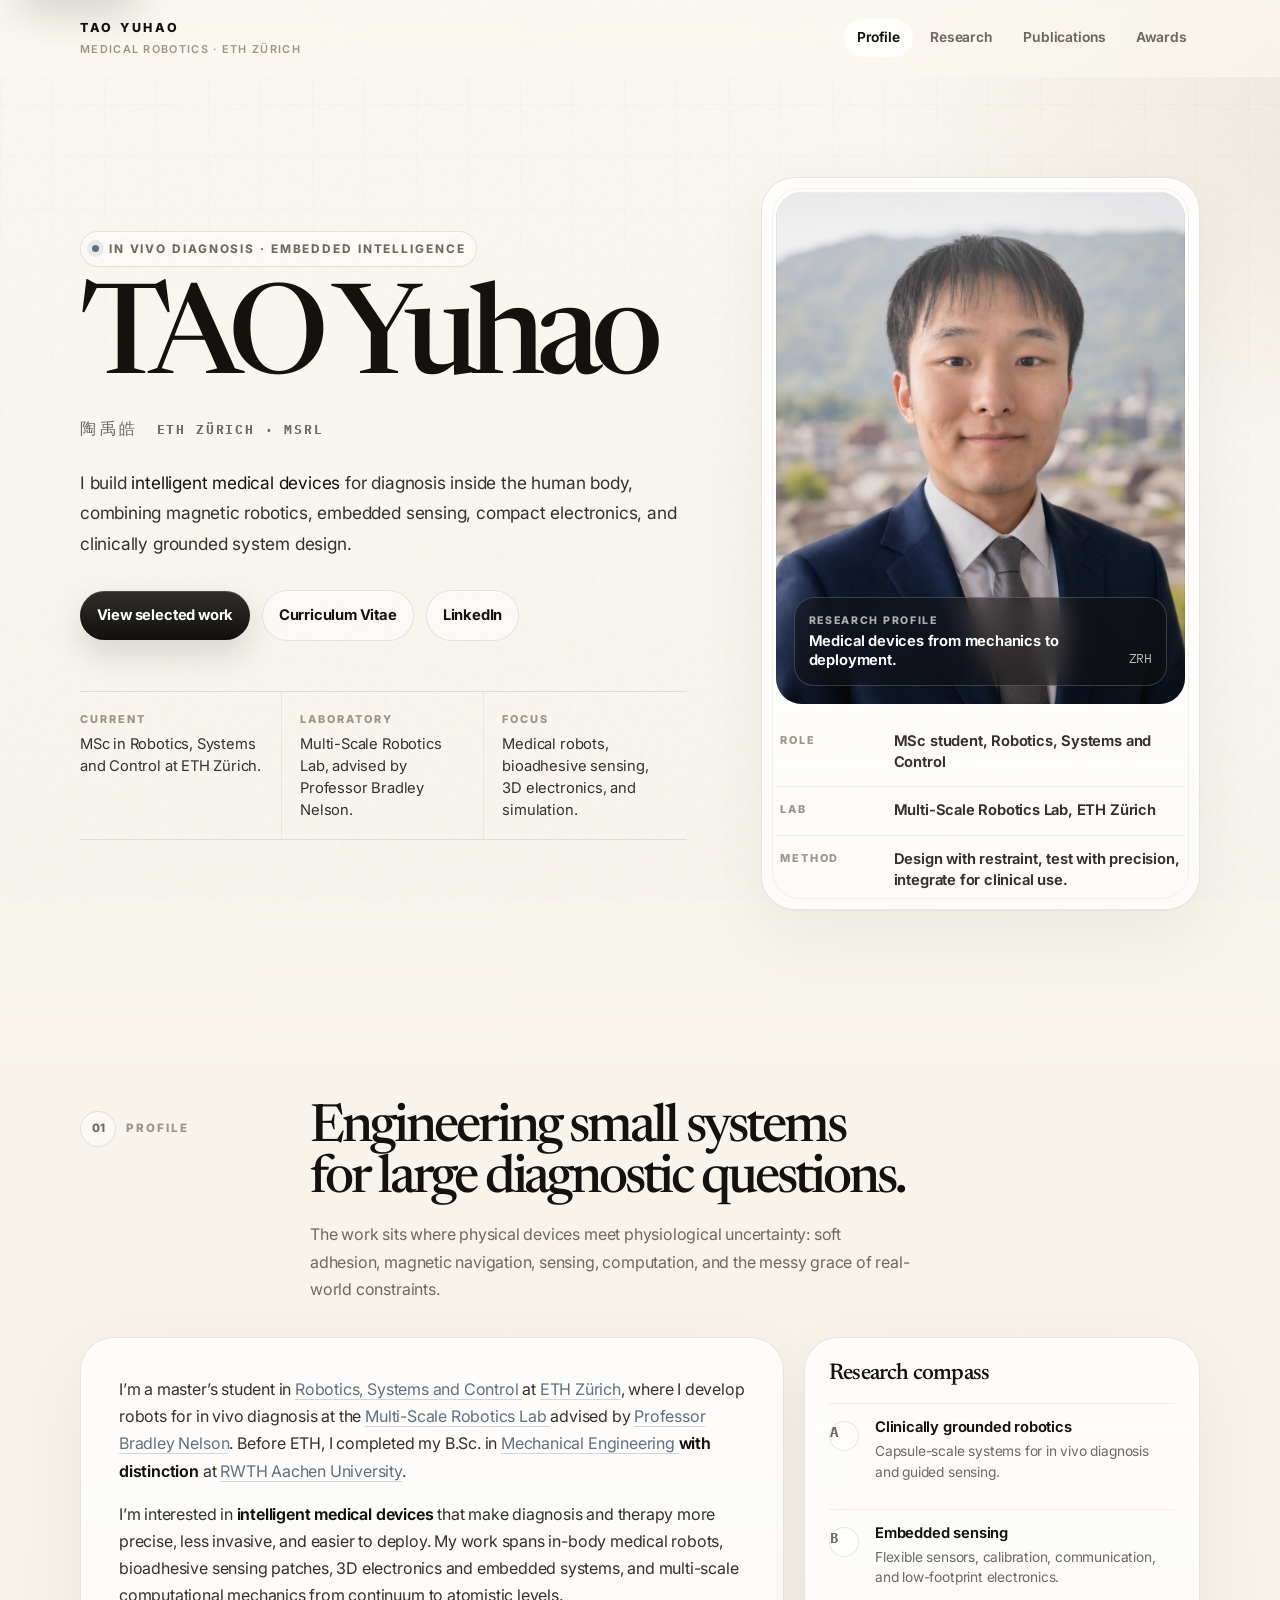
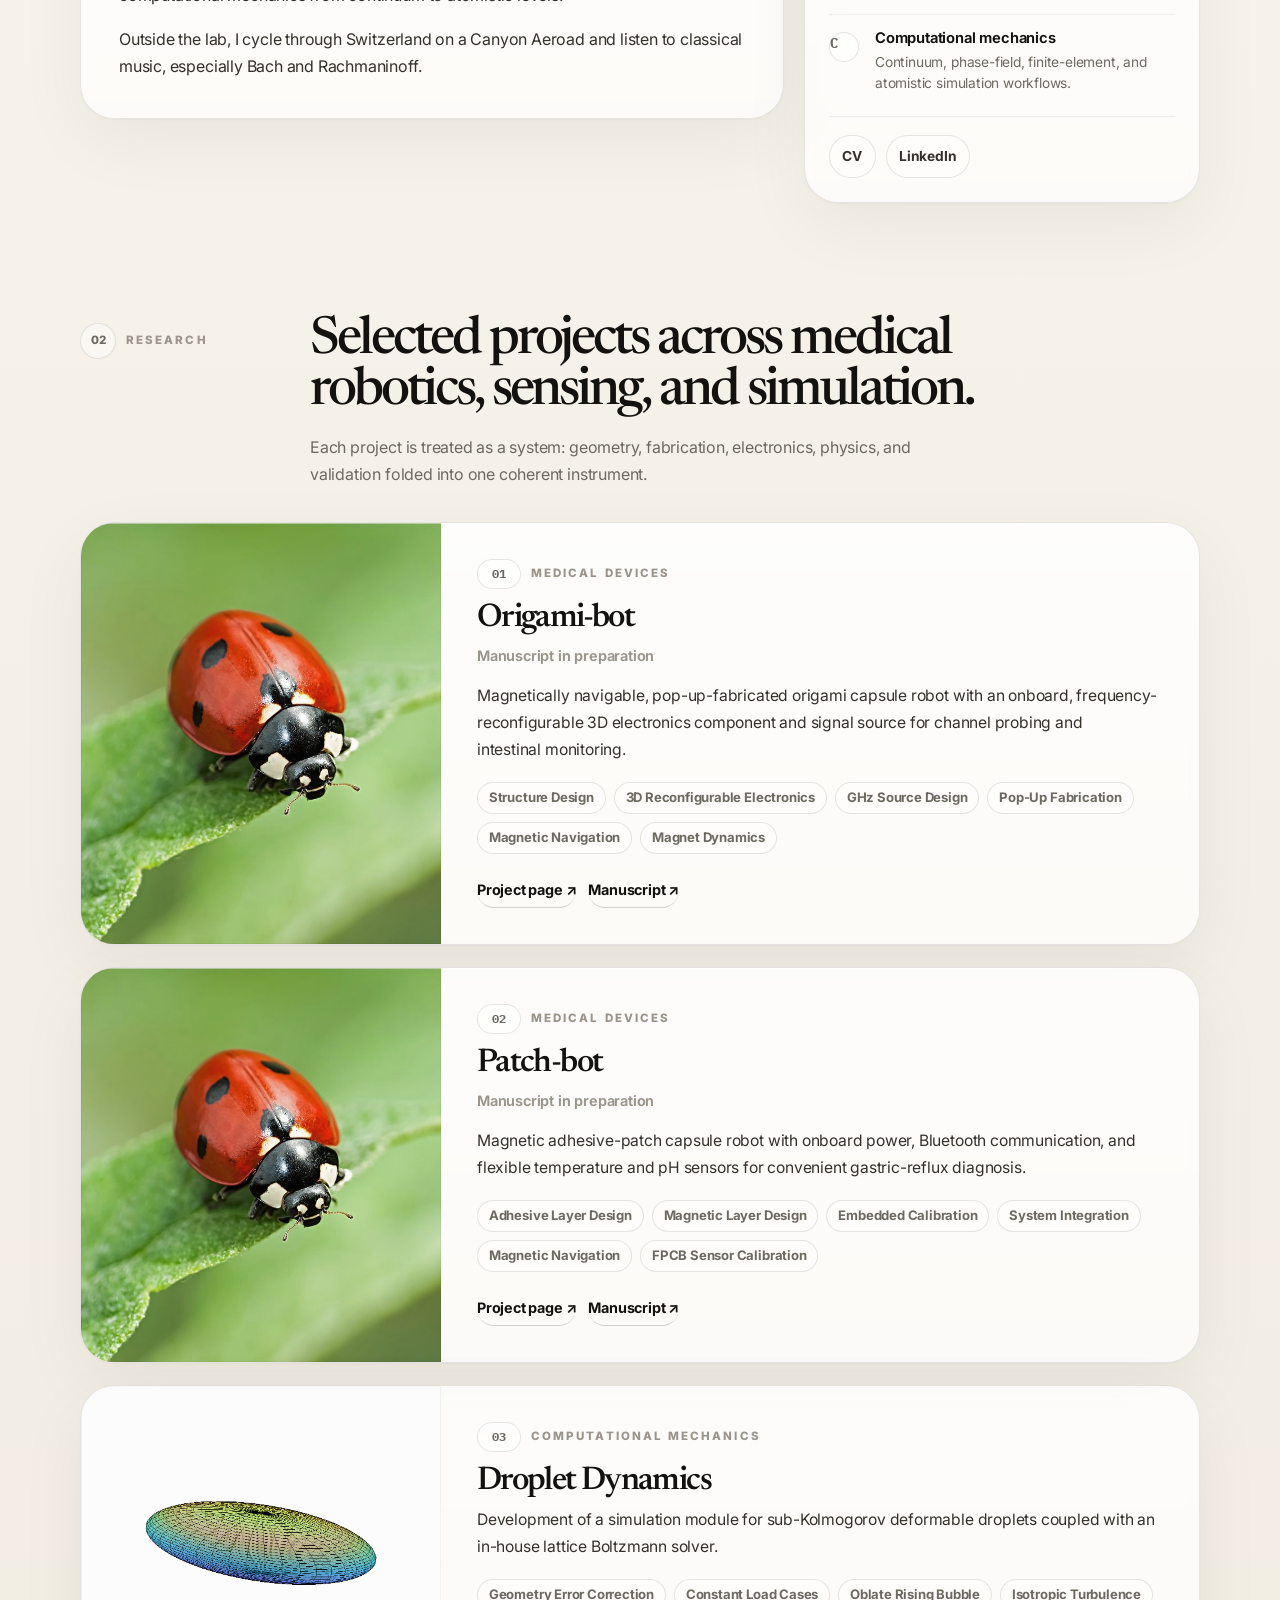
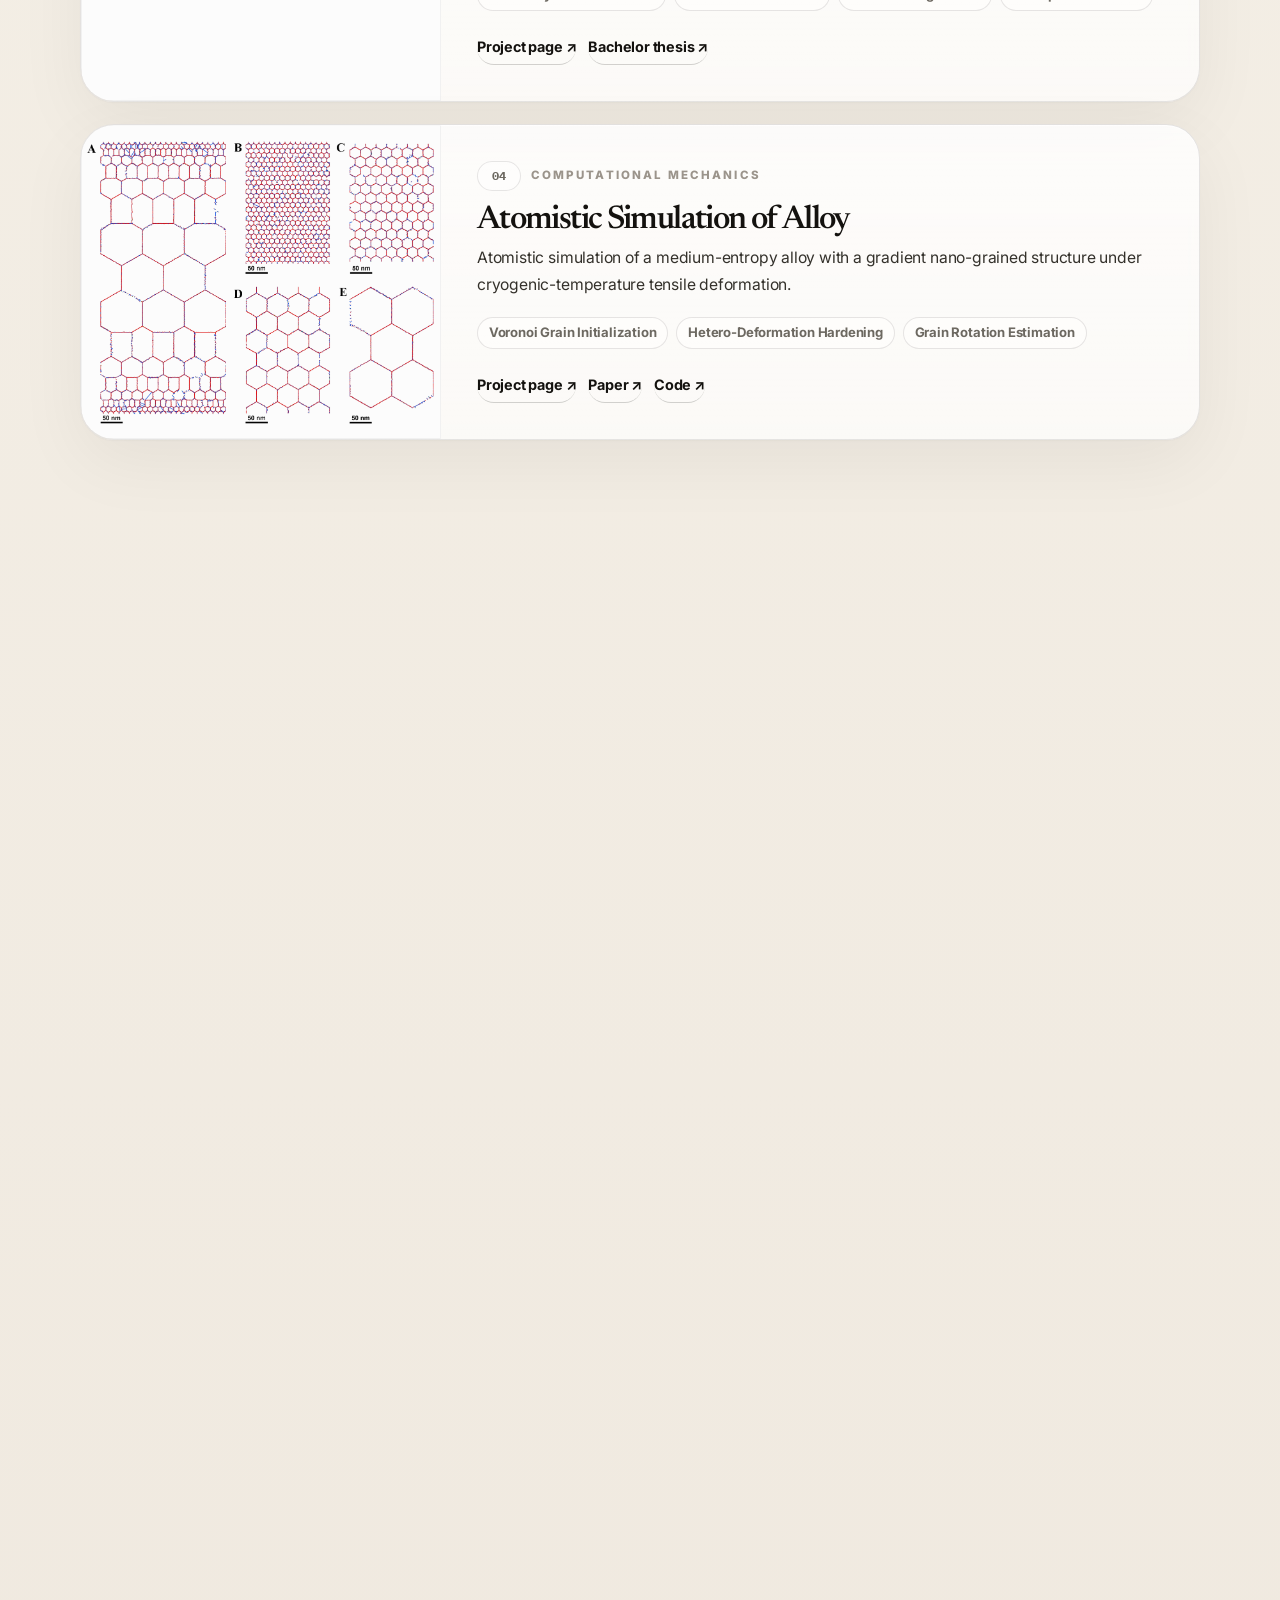
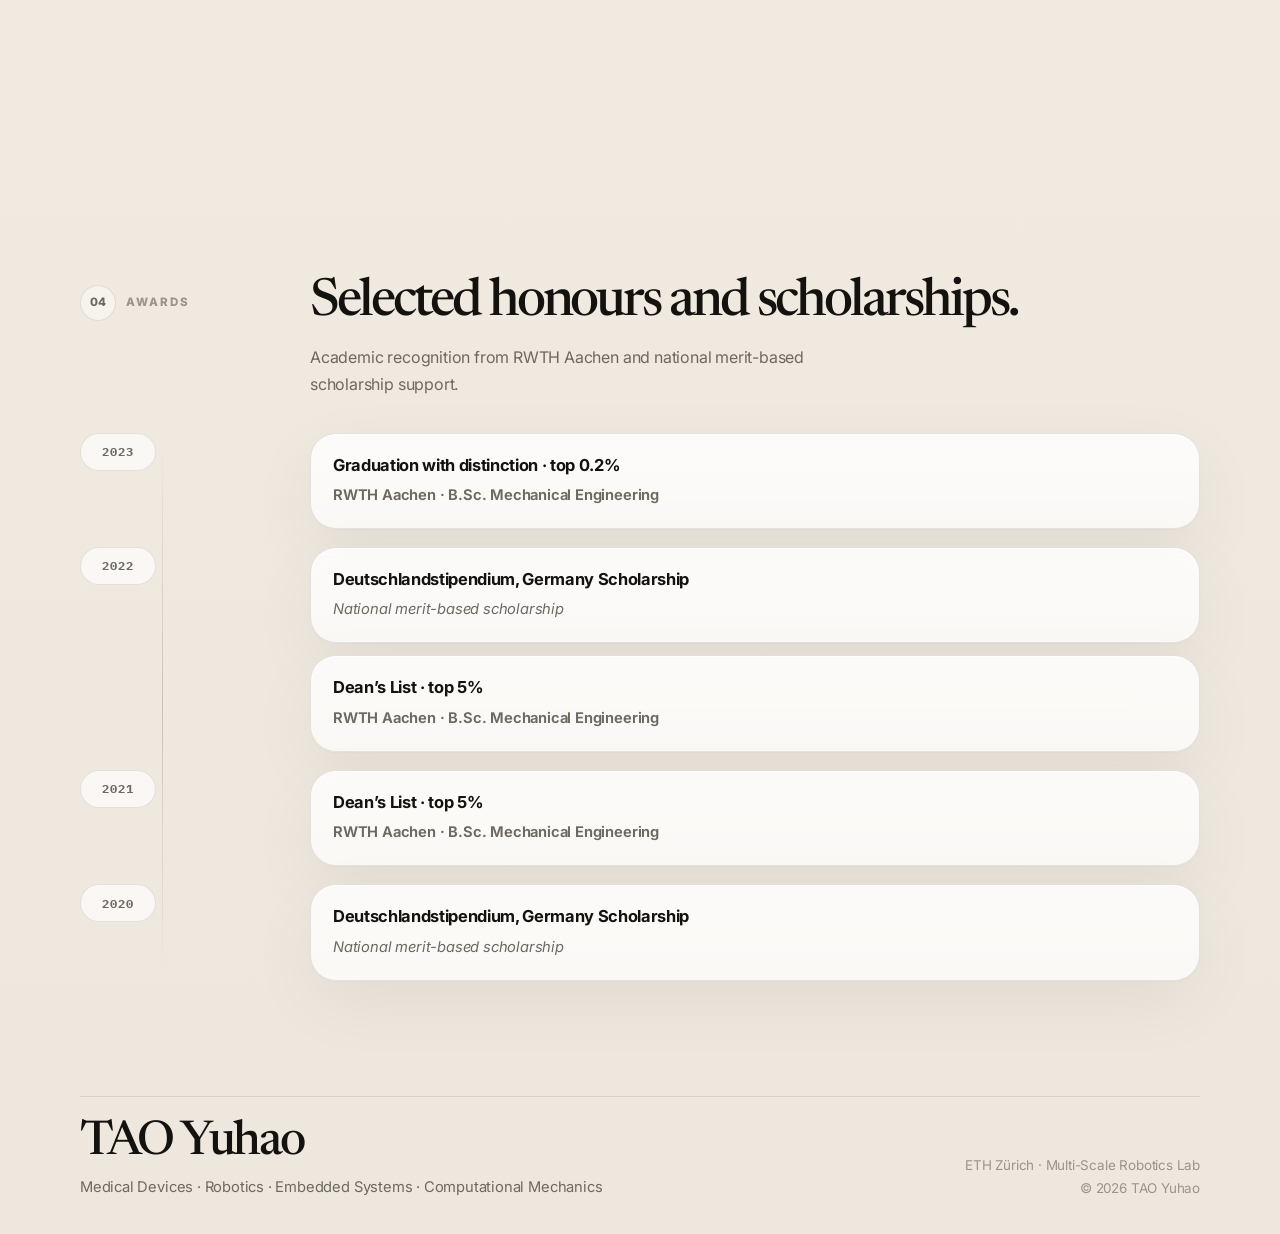
<file: index.html>
<!DOCTYPE html>
<html lang="en">
  <head>
    <meta charset="UTF-8" />
    <meta name="viewport" content="width=device-width, initial-scale=1" />
    <meta name="author" content="TAO Yuhao" />
    <meta
      name="description"
      content="TAO Yuhao, medical devices, robotics, embedded systems, computational mechanics, and in vivo diagnosis."
    />
    <meta name="theme-color" content="#f4efe6" />
    <title>TAO Yuhao</title>

    <link rel="shortcut icon" href="images/favicon/tau_icon.jpg" type="image/x-icon" />

    <link rel="preconnect" href="https://fonts.googleapis.com" />
    <link rel="preconnect" href="https://fonts.gstatic.com" crossorigin />
    <link
      href="https://fonts.googleapis.com/css2?family=Inter:wght@400;500;600;700;800&family=Newsreader:opsz,wght@6..72,400;6..72,500;6..72,600&family=IBM+Plex+Mono:wght@400;500;600&display=swap"
      rel="stylesheet"
    />

    <style>
      :root {
        --canvas: #f4efe6;
        --canvas-soft: #fbf8f1;
        --canvas-warm: #eee6dc;
        --ink: #14120f;
        --ink-soft: #34312b;
        --muted: #6d6961;
        --muted-2: #9b948b;
        --line: rgba(20, 18, 15, 0.1);
        --line-strong: rgba(20, 18, 15, 0.18);
        --line-soft: rgba(20, 18, 15, 0.06);
        --porcelain: rgba(255, 255, 255, 0.66);
        --porcelain-strong: rgba(255, 255, 255, 0.82);
        --porcelain-soft: rgba(255, 255, 255, 0.46);
        --blue: #5f7082;
        --blue-soft: rgba(95, 112, 130, 0.12);
        --umber: #8a7560;
        --umber-soft: rgba(138, 117, 96, 0.12);
        --shadow-soft:
          inset 0 1px 0 rgba(255, 255, 255, 0.72),
          0 1px 2px rgba(20, 18, 15, 0.035),
          0 22px 70px rgba(20, 18, 15, 0.055);
        --shadow-hover:
          inset 0 1px 0 rgba(255, 255, 255, 0.82),
          0 2px 5px rgba(20, 18, 15, 0.04),
          0 28px 86px rgba(20, 18, 15, 0.075);
        --radius-xl: 34px;
        --radius-lg: 26px;
        --radius-md: 18px;
        --radius-pill: 999px;
        --content: 1120px;
        --header-h: 76px;
      }

      * {
        box-sizing: border-box;
      }

      html {
        scroll-behavior: smooth;
      }

      body {
        margin: 0;
        min-width: 320px;
        overflow-x: hidden;
        font-family:
          "Inter",
          system-ui,
          -apple-system,
          BlinkMacSystemFont,
          "Segoe UI",
          "PingFang SC",
          "Hiragino Sans GB",
          "Microsoft YaHei",
          sans-serif;
        color: var(--ink);
        background:
          radial-gradient(1000px 640px at 0% -10%, rgba(95, 112, 130, 0.16), transparent 58%),
          radial-gradient(880px 580px at 108% 2%, rgba(171, 145, 118, 0.16), transparent 56%),
          linear-gradient(180deg, var(--canvas-soft) 0%, var(--canvas) 42%, #eee7dd 100%);
        line-height: 1.7;
        letter-spacing: -0.012em;
        -webkit-font-smoothing: antialiased;
        -moz-osx-font-smoothing: grayscale;
        text-rendering: optimizeLegibility;
      }

      body::before {
        content: "";
        position: fixed;
        inset: 0;
        z-index: 0;
        pointer-events: none;
        background-image:
          linear-gradient(rgba(20, 18, 15, 0.038) 1px, transparent 1px),
          linear-gradient(90deg, rgba(20, 18, 15, 0.034) 1px, transparent 1px);
        background-size: 52px 52px;
        mask-image: linear-gradient(180deg, rgba(0, 0, 0, 0.5), transparent 62%);
      }

      body::after {
        content: "";
        position: fixed;
        inset: 0;
        z-index: 0;
        pointer-events: none;
        opacity: 0.12;
        mix-blend-mode: multiply;
        background-image: url("data:image/svg+xml,%3Csvg viewBox='0 0 180 180' xmlns='http://www.w3.org/2000/svg'%3E%3Cfilter id='n'%3E%3CfeTurbulence type='fractalNoise' baseFrequency='0.82' numOctaves='4' stitchTiles='stitch'/%3E%3C/filter%3E%3Crect width='180' height='180' filter='url(%23n)' opacity='0.34'/%3E%3C/svg%3E");
      }

      ::selection {
        background: rgba(95, 112, 130, 0.2);
      }

      img,
      video {
        display: block;
        max-width: 100%;
      }

      a {
        color: inherit;
        text-decoration: none;
        transition:
          color 0.22s ease,
          border-color 0.22s ease,
          background-color 0.22s ease,
          box-shadow 0.22s ease,
          opacity 0.22s ease,
          transform 0.22s ease;
      }

      button {
        font: inherit;
      }

      p {
        margin: 0 0 1rem;
        text-wrap: pretty;
      }

      p:last-child {
        margin-bottom: 0;
      }

      strong {
        font-weight: 650;
      }

      :focus-visible {
        outline: 2px solid rgba(95, 112, 130, 0.78);
        outline-offset: 4px;
      }

      .skip-link {
        position: fixed;
        top: 14px;
        left: 14px;
        z-index: 999;
        transform: translateY(-140%);
        padding: 0.68rem 0.9rem;
        border-radius: var(--radius-pill);
        background: var(--ink);
        color: #fff;
        font-size: 0.86rem;
        font-weight: 700;
        box-shadow: 0 18px 40px rgba(20, 18, 15, 0.16);
      }

      .skip-link:focus {
        transform: translateY(0);
      }

      .container {
        width: min(var(--content), calc(100% - 48px));
        margin: 0 auto;
        position: relative;
        z-index: 1;
      }

      .mono {
        font-family:
          "IBM Plex Mono",
          ui-monospace,
          SFMono-Regular,
          Menlo,
          Consolas,
          monospace;
      }

      .serif {
        font-family:
          "Newsreader",
          Georgia,
          "Times New Roman",
          serif;
      }

      section[id] {
        scroll-margin-top: calc(var(--header-h) + 34px);
      }

      .site-header {
        position: sticky;
        top: 0;
        z-index: 100;
        background: rgba(251, 248, 241, 0.7);
        border-bottom: 1px solid transparent;
        backdrop-filter: blur(18px) saturate(130%);
        -webkit-backdrop-filter: blur(18px) saturate(130%);
        transition:
          background-color 0.22s ease,
          border-color 0.22s ease,
          box-shadow 0.22s ease;
      }

      .site-header.scrolled {
        background: rgba(251, 248, 241, 0.9);
        border-bottom-color: var(--line);
        box-shadow: 0 10px 32px rgba(20, 18, 15, 0.045);
      }

      .scroll-progress {
        position: absolute;
        left: 0;
        bottom: -1px;
        width: 100%;
        height: 1px;
        background: linear-gradient(90deg, transparent, rgba(20, 18, 15, 0.5), transparent);
        transform: scaleX(0);
        transform-origin: left center;
      }

      .site-header-inner {
        display: flex;
        align-items: center;
        min-height: var(--header-h);
        gap: 22px;
      }

      .brand {
        display: inline-grid;
        gap: 2px;
        min-width: max-content;
      }

      .brand-mark {
        font-size: 0.78rem;
        font-weight: 800;
        letter-spacing: 0.22em;
        text-transform: uppercase;
      }

      .brand-sub {
        font-size: 0.68rem;
        font-weight: 600;
        letter-spacing: 0.12em;
        text-transform: uppercase;
        color: var(--muted-2);
      }

      #top-nav {
        margin-left: auto;
      }

      #top-nav ul {
        display: flex;
        align-items: center;
        gap: 4px;
        margin: 0;
        padding: 0;
        list-style: none;
      }

      .nav-link {
        display: inline-flex;
        align-items: center;
        justify-content: center;
        min-height: 38px;
        padding: 0.48rem 0.82rem;
        border-radius: var(--radius-pill);
        color: var(--muted);
        font-size: 0.86rem;
        font-weight: 650;
        letter-spacing: -0.01em;
      }

      .nav-link:hover,
      .nav-link.active {
        color: var(--ink);
        background: rgba(255, 255, 255, 0.68);
        box-shadow: inset 0 1px 0 rgba(255, 255, 255, 0.68);
      }

      .menu-toggle {
        display: none;
        position: relative;
        width: 44px;
        height: 44px;
        margin-left: auto;
        padding: 0;
        border: 1px solid var(--line);
        border-radius: 50%;
        background: rgba(255, 255, 255, 0.62);
        cursor: pointer;
      }

      .menu-toggle span {
        position: absolute;
        left: 50%;
        width: 18px;
        height: 2px;
        border-radius: 999px;
        background: var(--ink);
        transform: translateX(-50%);
        transition:
          transform 0.22s ease,
          opacity 0.22s ease;
      }

      .menu-toggle span:nth-child(1) {
        top: 15px;
      }

      .menu-toggle span:nth-child(2) {
        top: 21px;
      }

      .menu-toggle span:nth-child(3) {
        top: 27px;
      }

      .menu-toggle.active span:nth-child(1) {
        top: 21px;
        transform: translateX(-50%) rotate(45deg);
      }

      .menu-toggle.active span:nth-child(2) {
        opacity: 0;
      }

      .menu-toggle.active span:nth-child(3) {
        top: 21px;
        transform: translateX(-50%) rotate(-45deg);
      }

      .hero {
        padding: clamp(54px, 7vw, 96px) 0 clamp(34px, 6vw, 70px);
      }

      .hero-grid {
        display: grid;
        grid-template-columns: minmax(0, 1.16fr) minmax(320px, 0.84fr);
        gap: clamp(34px, 6vw, 74px);
        align-items: center;
        min-height: calc(100svh - var(--header-h) - 70px);
      }

      .hero-copy {
        max-width: 720px;
      }

      .eyebrow {
        display: inline-flex;
        align-items: center;
        gap: 10px;
        margin: 0 0 22px;
        padding: 0.42rem 0.68rem;
        border: 1px solid var(--line);
        border-radius: var(--radius-pill);
        background: rgba(255, 255, 255, 0.44);
        color: var(--muted);
        font-size: 0.74rem;
        font-weight: 750;
        letter-spacing: 0.16em;
        text-transform: uppercase;
        box-shadow: inset 0 1px 0 rgba(255, 255, 255, 0.54);
      }

      .eyebrow::before {
        content: "";
        width: 7px;
        height: 7px;
        border-radius: 50%;
        background: var(--blue);
        box-shadow: 0 0 0 5px rgba(95, 112, 130, 0.12);
      }

      .hero-title {
        margin: 0;
        font-family:
          "Newsreader",
          Georgia,
          "Times New Roman",
          serif;
        font-size: clamp(3.7rem, 10vw, 7.8rem);
        line-height: 0.88;
        letter-spacing: -0.078em;
        font-weight: 500;
        text-wrap: balance;
      }

      .hero-name-row {
        display: flex;
        flex-wrap: wrap;
        align-items: baseline;
        gap: 12px 18px;
        margin-top: 16px;
        color: var(--muted);
      }

      .hero-cn {
        font-size: 1rem;
        letter-spacing: 0.22em;
      }

      .hero-location {
        font-size: 0.82rem;
        font-weight: 650;
        letter-spacing: 0.14em;
        text-transform: uppercase;
      }

      .hero-lead {
        max-width: 60ch;
        margin-top: 26px;
        color: var(--ink-soft);
        font-size: clamp(1.04rem, 1.35vw, 1.22rem);
        line-height: 1.78;
      }

      .hero-lead span {
        color: var(--ink);
      }

      .hero-actions {
        display: flex;
        flex-wrap: wrap;
        align-items: center;
        gap: 12px;
        margin-top: 30px;
      }

      .btn,
      .soft-link,
      .text-link,
      .bib-btn {
        display: inline-flex;
        align-items: center;
        justify-content: center;
        border-radius: var(--radius-pill);
        font-weight: 700;
      }

      .btn {
        min-height: 46px;
        padding: 0.76rem 1.04rem;
        font-size: 0.92rem;
      }

      .btn-primary {
        color: #fff;
        background:
          linear-gradient(180deg, rgba(255, 255, 255, 0.09), rgba(255, 255, 255, 0)),
          linear-gradient(180deg, #1d1a16, #11100e);
        box-shadow:
          inset 0 1px 0 rgba(255, 255, 255, 0.12),
          0 14px 34px rgba(20, 18, 15, 0.14);
      }

      .btn-primary:hover {
        transform: translateY(-1px);
        box-shadow:
          inset 0 1px 0 rgba(255, 255, 255, 0.16),
          0 18px 42px rgba(20, 18, 15, 0.18);
      }

      .soft-link {
        min-height: 46px;
        padding: 0.76rem 1rem;
        border: 1px solid var(--line);
        background: rgba(255, 255, 255, 0.48);
        color: var(--ink);
        font-size: 0.92rem;
        box-shadow: inset 0 1px 0 rgba(255, 255, 255, 0.55);
      }

      .soft-link:hover {
        border-color: var(--line-strong);
        background: rgba(255, 255, 255, 0.76);
        transform: translateY(-1px);
      }

      .signal-strip {
        display: grid;
        grid-template-columns: repeat(3, minmax(0, 1fr));
        margin-top: clamp(34px, 5vw, 50px);
        border-top: 1px solid var(--line);
        border-bottom: 1px solid var(--line);
      }

      .signal-strip div {
        padding: 18px 18px 18px 0;
        border-right: 1px solid var(--line-soft);
      }

      .signal-strip div + div {
        padding-left: 18px;
      }

      .signal-strip div:last-child {
        border-right: none;
      }

      .signal-strip dt {
        margin-bottom: 4px;
        color: var(--muted-2);
        font-size: 0.68rem;
        font-weight: 800;
        letter-spacing: 0.18em;
        text-transform: uppercase;
      }

      .signal-strip dd {
        margin: 0;
        color: var(--ink-soft);
        font-size: 0.92rem;
        line-height: 1.5;
      }

      .portrait-card {
        position: relative;
        padding: 14px;
        border: 1px solid var(--line);
        border-radius: var(--radius-xl);
        background:
          linear-gradient(180deg, rgba(255, 255, 255, 0.78), rgba(255, 255, 255, 0.52)),
          rgba(255, 255, 255, 0.42);
        box-shadow: var(--shadow-soft);
        backdrop-filter: blur(5px);
        -webkit-backdrop-filter: blur(5px);
      }

      .portrait-card::before {
        content: "";
        position: absolute;
        inset: 10px;
        border: 1px solid rgba(20, 18, 15, 0.055);
        border-radius: 28px;
        pointer-events: none;
      }

      .portrait-window {
        position: relative;
        overflow: hidden;
        border-radius: 26px;
        aspect-ratio: 4 / 5;
        background:
          linear-gradient(135deg, rgba(95, 112, 130, 0.18), rgba(138, 117, 96, 0.12)),
          #e7dfd4;
      }

      .portrait-window::after {
        content: "";
        position: absolute;
        inset: 0;
        pointer-events: none;
        background:
          linear-gradient(180deg, transparent 45%, rgba(20, 18, 15, 0.26)),
          radial-gradient(620px 420px at 52% 4%, rgba(255, 255, 255, 0.32), transparent 62%);
        box-shadow:
          inset 0 1px 0 rgba(255, 255, 255, 0.5),
          inset 0 0 0 1px rgba(20, 18, 15, 0.05);
      }

      .hero-portrait {
        width: 100%;
        height: 100%;
        object-fit: cover;
        filter: saturate(0.95) contrast(0.99);
      }

      .portrait-caption {
        position: absolute;
        left: 18px;
        right: 18px;
        bottom: 18px;
        z-index: 1;
        display: flex;
        align-items: flex-end;
        justify-content: space-between;
        gap: 16px;
        padding: 14px;
        border: 1px solid rgba(255, 255, 255, 0.18);
        border-radius: 20px;
        background: rgba(20, 18, 15, 0.44);
        color: #fff;
        backdrop-filter: blur(14px);
        -webkit-backdrop-filter: blur(14px);
      }

      .portrait-caption span {
        display: block;
        color: rgba(255, 255, 255, 0.66);
        font-size: 0.66rem;
        font-weight: 800;
        letter-spacing: 0.16em;
        text-transform: uppercase;
      }

      .portrait-caption strong {
        display: block;
        margin-top: 2px;
        font-size: 0.92rem;
        line-height: 1.3;
      }

      .portrait-index {
        font-family:
          "IBM Plex Mono",
          ui-monospace,
          SFMono-Regular,
          Menlo,
          Consolas,
          monospace;
        font-size: 0.82rem;
        color: rgba(255, 255, 255, 0.72);
      }

      .portrait-meta {
        display: grid;
        grid-template-columns: 1fr;
        gap: 0;
        margin-top: 14px;
      }

      .meta-row {
        display: grid;
        grid-template-columns: 100px minmax(0, 1fr);
        gap: 14px;
        padding: 13px 4px;
        border-bottom: 1px solid var(--line-soft);
      }

      .meta-row:last-child {
        border-bottom: none;
        padding-bottom: 4px;
      }

      .meta-row span {
        color: var(--muted-2);
        font-size: 0.68rem;
        font-weight: 800;
        letter-spacing: 0.18em;
        text-transform: uppercase;
      }

      .meta-row strong {
        color: var(--ink-soft);
        font-size: 0.92rem;
        line-height: 1.45;
        font-weight: 650;
      }

      .section {
        padding: clamp(70px, 9vw, 112px) 0 0;
      }

      .section-head {
        display: grid;
        grid-template-columns: 170px minmax(0, 1fr);
        gap: clamp(24px, 5vw, 60px);
        align-items: start;
        margin-bottom: clamp(22px, 4vw, 34px);
      }

      .section-kicker {
        display: flex;
        align-items: center;
        gap: 10px;
        margin: 8px 0 0;
        color: var(--muted-2);
        font-size: 0.72rem;
        font-weight: 800;
        letter-spacing: 0.18em;
        text-transform: uppercase;
      }

      .section-kicker::before {
        content: attr(data-index);
        display: inline-flex;
        align-items: center;
        justify-content: center;
        width: 34px;
        height: 34px;
        border: 1px solid var(--line);
        border-radius: 50%;
        background: rgba(255, 255, 255, 0.44);
        color: var(--muted);
        letter-spacing: 0;
      }

      .section-title {
        margin: 0;
        max-width: 820px;
        font-family:
          "Newsreader",
          Georgia,
          "Times New Roman",
          serif;
        font-size: clamp(2.1rem, 4.1vw, 4.05rem);
        line-height: 0.98;
        letter-spacing: -0.058em;
        font-weight: 500;
        text-wrap: balance;
      }

      .section-note {
        max-width: 62ch;
        margin-top: 16px;
        color: var(--muted);
        font-size: 1rem;
      }

      .rich-text a,
      .paper-meta a,
      .award-meta a {
        color: var(--blue);
        border-bottom: 1px solid rgba(95, 112, 130, 0.28);
      }

      .rich-text a:hover,
      .paper-meta a:hover,
      .award-meta a:hover {
        color: var(--ink);
        border-bottom-color: rgba(20, 18, 15, 0.28);
      }

      .profile-grid {
        display: grid;
        grid-template-columns: minmax(0, 1.28fr) minmax(310px, 0.72fr);
        gap: 20px;
        align-items: start;
      }

      .glass-card {
        border: 1px solid var(--line);
        background:
          linear-gradient(180deg, rgba(255, 255, 255, 0.7), rgba(255, 255, 255, 0.5)),
          rgba(255, 255, 255, 0.42);
        box-shadow: var(--shadow-soft);
        backdrop-filter: blur(5px);
        -webkit-backdrop-filter: blur(5px);
        transition:
          border-color 0.22s ease,
          box-shadow 0.22s ease,
          transform 0.22s ease;
      }

      .glass-card:hover {
        border-color: var(--line-strong);
        box-shadow: var(--shadow-hover);
      }

      .profile-copy {
        padding: clamp(24px, 4vw, 38px);
        border-radius: var(--radius-xl);
      }

      .profile-copy p {
        color: var(--ink-soft);
        font-size: clamp(1rem, 1.2vw, 1.07rem);
      }

      .profile-copy strong {
        color: var(--ink);
      }

      .profile-aside {
        position: sticky;
        top: calc(var(--header-h) + 20px);
        padding: 24px;
        border-radius: var(--radius-xl);
      }

      .aside-title {
        margin: 0 0 16px;
        font-family:
          "Newsreader",
          Georgia,
          "Times New Roman",
          serif;
        font-size: 1.42rem;
        line-height: 1.1;
        letter-spacing: -0.035em;
        font-weight: 550;
      }

      .axis-list {
        display: grid;
        gap: 12px;
        margin: 0;
        padding: 0;
        list-style: none;
      }

      .axis-list li {
        display: grid;
        grid-template-columns: 34px minmax(0, 1fr);
        gap: 12px;
        align-items: start;
        padding: 14px 0;
        border-top: 1px solid var(--line-soft);
      }

      .axis-list li:last-child {
        padding-bottom: 2px;
      }

      .axis-index {
        display: inline-flex;
        align-items: center;
        justify-content: center;
        width: 30px;
        height: 30px;
        border: 1px solid var(--line);
        border-radius: 50%;
        color: var(--muted);
        background: rgba(255, 255, 255, 0.48);
        font-size: 0.72rem;
        font-weight: 800;
      }

      .axis-list strong {
        display: block;
        color: var(--ink);
        font-size: 0.92rem;
        line-height: 1.35;
      }

      .axis-list span {
        display: block;
        margin-top: 3px;
        color: var(--muted);
        font-size: 0.86rem;
        line-height: 1.52;
      }

      .contact-row {
        display: flex;
        flex-wrap: wrap;
        gap: 10px;
        align-items: center;
        margin-top: 20px;
        padding-top: 18px;
        border-top: 1px solid var(--line-soft);
      }

      .contact-chip {
        display: inline-flex;
        align-items: center;
        justify-content: center;
        min-height: 36px;
        padding: 0.54rem 0.78rem;
        border: 1px solid var(--line);
        border-radius: var(--radius-pill);
        background: rgba(255, 255, 255, 0.46);
        color: var(--ink-soft);
        font-size: 0.86rem;
        font-weight: 700;
      }

      .contact-chip:hover {
        border-color: var(--line-strong);
        background: rgba(255, 255, 255, 0.76);
        color: var(--ink);
      }

      .research-map {
        display: grid;
        gap: 22px;
      }

      .project-card {
        display: grid;
        grid-template-columns: minmax(270px, 360px) minmax(0, 1fr);
        overflow: hidden;
        border-radius: var(--radius-xl);
      }

      .project-media {
        position: relative;
        min-height: 100%;
        background:
          radial-gradient(circle at 20% 18%, rgba(255, 255, 255, 0.4), transparent 42%),
          linear-gradient(135deg, rgba(95, 112, 130, 0.18), rgba(138, 117, 96, 0.14)),
          #e2d8cb;
      }

      .project-media::after {
        content: "";
        position: absolute;
        inset: 0;
        pointer-events: none;
        box-shadow:
          inset 0 1px 0 rgba(255, 255, 255, 0.45),
          inset 0 0 0 1px rgba(20, 18, 15, 0.045);
      }

      .project-media img,
      .project-media video {
        width: 100%;
        height: 100%;
        min-height: 280px;
        object-fit: cover;
        filter: saturate(0.95) contrast(0.98);
      }

      .thumb {
        position: relative;
        width: 100%;
        height: 100%;
        min-height: 280px;
        overflow: hidden;
      }

      .thumb .cover,
      .thumb video {
        position: absolute;
        inset: 0;
        width: 100%;
        height: 100%;
        min-height: 280px;
        object-fit: cover;
      }

      .thumb video {
        opacity: 0;
        pointer-events: none;
        transition: opacity 0.24s ease;
      }

      .thumb.hovering video {
        opacity: 1;
      }

      .thumb.hovering .cover {
        opacity: 0;
      }

      .project-body {
        padding: clamp(24px, 4vw, 36px);
      }

      .project-topline {
        display: flex;
        flex-wrap: wrap;
        align-items: center;
        gap: 10px;
        margin-bottom: 14px;
      }

      .project-number {
        display: inline-flex;
        align-items: center;
        justify-content: center;
        min-width: 44px;
        height: 30px;
        padding-inline: 10px;
        border: 1px solid var(--line);
        border-radius: var(--radius-pill);
        background: rgba(255, 255, 255, 0.46);
        color: var(--muted);
        font-size: 0.72rem;
        font-weight: 800;
      }

      .project-type {
        color: var(--muted-2);
        font-size: 0.72rem;
        font-weight: 800;
        letter-spacing: 0.18em;
        text-transform: uppercase;
      }

      .project-title {
        margin: 0 0 8px;
        font-family:
          "Newsreader",
          Georgia,
          "Times New Roman",
          serif;
        font-size: clamp(1.62rem, 2.55vw, 2.42rem);
        line-height: 1;
        letter-spacing: -0.05em;
        font-weight: 560;
      }

      .project-title a:hover {
        color: var(--blue);
      }

      .project-status {
        margin-bottom: 15px;
        color: var(--muted-2);
        font-size: 0.9rem;
        font-weight: 650;
      }

      .summary {
        max-width: 68ch;
        color: var(--ink-soft);
        font-size: 0.98rem;
        line-height: 1.72;
      }

      .highlights {
        display: flex;
        flex-wrap: wrap;
        gap: 8px;
        margin: 18px 0 20px;
        padding: 0;
        list-style: none;
      }

      .highlights li {
        margin: 0;
      }

      .highlights a {
        display: inline-flex;
        align-items: center;
        min-height: 32px;
        padding: 0.44rem 0.68rem;
        border: 1px solid var(--line);
        border-radius: var(--radius-pill);
        background: rgba(255, 255, 255, 0.42);
        color: var(--muted);
        font-size: 0.82rem;
        font-weight: 700;
        line-height: 1.2;
      }

      .highlights a:hover {
        border-color: var(--line-strong);
        background: rgba(255, 255, 255, 0.74);
        color: var(--ink);
      }

      .project-links,
      .paper-actions {
        display: flex;
        flex-wrap: wrap;
        gap: 12px;
        align-items: center;
      }

      .text-link {
        min-height: 34px;
        color: var(--ink);
        font-size: 0.9rem;
        border-bottom: 1px solid rgba(20, 18, 15, 0.18);
      }

      .text-link:hover {
        color: var(--blue);
        border-bottom-color: rgba(95, 112, 130, 0.34);
      }

      .publication-card {
        display: grid;
        grid-template-columns: 170px minmax(0, 1fr);
        gap: clamp(22px, 5vw, 60px);
        padding: clamp(24px, 4vw, 36px);
        border-radius: var(--radius-xl);
      }

      .pub-year {
        color: var(--muted-2);
        font-size: 0.76rem;
        font-weight: 800;
        letter-spacing: 0.18em;
        text-transform: uppercase;
      }

      .paper-title {
        margin: 0 0 12px;
        max-width: 820px;
        font-family:
          "Newsreader",
          Georgia,
          "Times New Roman",
          serif;
        font-size: clamp(1.52rem, 2.6vw, 2.36rem);
        line-height: 1.08;
        letter-spacing: -0.046em;
        font-weight: 540;
      }

      .paper-title a:hover {
        color: var(--blue);
      }

      .paper-meta {
        max-width: 70ch;
        margin-bottom: 18px;
        color: var(--muted);
        font-size: 0.96rem;
      }

      .bib-btn {
        min-height: 40px;
        padding: 0.62rem 0.86rem;
        border: none;
        color: #fff;
        background:
          linear-gradient(180deg, rgba(255, 255, 255, 0.08), rgba(255, 255, 255, 0)),
          linear-gradient(180deg, #1d1a16, #11100e);
        font-size: 0.86rem;
        cursor: pointer;
        box-shadow:
          inset 0 1px 0 rgba(255, 255, 255, 0.12),
          0 10px 22px rgba(20, 18, 15, 0.1);
      }

      .bib-btn:hover {
        transform: translateY(-1px);
      }

      .secondary-link {
        display: inline-flex;
        align-items: center;
        justify-content: center;
        min-height: 40px;
        padding: 0.62rem 0.86rem;
        border: 1px solid var(--line);
        border-radius: var(--radius-pill);
        background: rgba(255, 255, 255, 0.46);
        color: var(--ink);
        font-size: 0.86rem;
        font-weight: 700;
      }

      .secondary-link:hover {
        border-color: var(--line-strong);
        background: rgba(255, 255, 255, 0.74);
      }

      .award-timeline {
        position: relative;
        display: grid;
        gap: 18px;
        margin: 0;
        padding: 0;
        list-style: none;
      }

      .award-timeline::before {
        content: "";
        position: absolute;
        left: 82px;
        top: 10px;
        bottom: 10px;
        width: 1px;
        background: linear-gradient(180deg, transparent, var(--line-strong), transparent);
      }

      .award-row {
        display: grid;
        grid-template-columns: 170px minmax(0, 1fr);
        gap: clamp(22px, 5vw, 60px);
        align-items: start;
      }

      .award-year {
        position: relative;
        z-index: 1;
        display: inline-flex;
        align-items: center;
        justify-content: center;
        width: 76px;
        height: 38px;
        border: 1px solid var(--line);
        border-radius: var(--radius-pill);
        background: rgba(255, 255, 255, 0.66);
        color: var(--muted);
        font-size: 0.78rem;
        font-weight: 800;
        letter-spacing: 0.08em;
      }

      .award-stack {
        display: grid;
        gap: 12px;
      }

      .award-card {
        padding: 20px 22px;
        border-radius: var(--radius-lg);
      }

      .award-title {
        margin: 0 0 7px;
        color: var(--ink);
        font-size: 1.03rem;
        line-height: 1.36;
        letter-spacing: -0.02em;
        font-weight: 700;
      }

      .award-title a:hover {
        color: var(--blue);
      }

      .award-meta {
        margin: 0;
        color: var(--muted);
        font-size: 0.92rem;
      }

      .footer {
        padding: clamp(74px, 9vw, 116px) 0 34px;
      }

      .footer-inner {
        display: grid;
        grid-template-columns: minmax(0, 1fr) auto;
        gap: 18px;
        align-items: end;
        padding-top: 22px;
        border-top: 1px solid var(--line);
      }

      .footer-name {
        margin: 0;
        font-family:
          "Newsreader",
          Georgia,
          "Times New Roman",
          serif;
        font-size: clamp(1.8rem, 4vw, 3rem);
        line-height: 1;
        letter-spacing: -0.052em;
        font-weight: 500;
      }

      .footer-meta {
        margin-top: 8px;
        color: var(--muted);
        font-size: 0.92rem;
      }

      .footer-right {
        text-align: right;
        color: var(--muted-2);
        font-size: 0.84rem;
      }

      [data-reveal] {
        opacity: 0;
        transform: translateY(16px);
        transition:
          opacity 0.72s ease,
          transform 0.72s ease;
      }

      [data-reveal].is-visible {
        opacity: 1;
        transform: translateY(0);
      }

      @media (max-width: 1020px) {
        .hero-grid,
        .profile-grid,
        .project-card {
          grid-template-columns: 1fr;
        }

        .hero-grid {
          min-height: auto;
        }

        .portrait-card {
          max-width: 560px;
        }

        .profile-aside {
          position: static;
        }

        .project-media img,
        .project-media video,
        .thumb,
        .thumb .cover,
        .thumb video {
          min-height: 320px;
        }
      }

      @media (max-width: 780px) {
        :root {
          --header-h: 68px;
        }

        .container {
          width: min(var(--content), calc(100% - 32px));
        }

        .brand-sub {
          display: none;
        }

        .menu-toggle {
          display: inline-block;
        }

        #top-nav {
          position: fixed;
          top: calc(var(--header-h) + 10px);
          left: 16px;
          right: 16px;
          margin-left: 0;
          padding: 12px;
          border: 1px solid var(--line);
          border-radius: 24px;
          background: rgba(251, 248, 241, 0.96);
          box-shadow: var(--shadow-soft);
          opacity: 0;
          visibility: hidden;
          transform: translateY(-8px);
          transition:
            opacity 0.22s ease,
            visibility 0.22s ease,
            transform 0.22s ease;
        }

        #top-nav.open {
          opacity: 1;
          visibility: visible;
          transform: translateY(0);
        }

        #top-nav ul {
          display: grid;
          gap: 4px;
        }

        .nav-link {
          justify-content: flex-start;
          min-height: 44px;
          padding-inline: 0.9rem;
        }

        .hero {
          padding-top: 36px;
        }

        .hero-title {
          font-size: clamp(3.24rem, 18vw, 5.4rem);
        }

        .signal-strip {
          grid-template-columns: 1fr;
        }

        .signal-strip div {
          padding: 15px 0;
          border-right: none;
          border-bottom: 1px solid var(--line-soft);
        }

        .signal-strip div + div {
          padding-left: 0;
        }

        .signal-strip div:last-child {
          border-bottom: none;
        }

        .portrait-caption {
          position: static;
          margin: 12px;
          background: rgba(20, 18, 15, 0.72);
        }

        .meta-row {
          grid-template-columns: 1fr;
          gap: 4px;
        }

        .section-head,
        .publication-card,
        .award-row {
          grid-template-columns: 1fr;
          gap: 16px;
        }

        .section-kicker {
          margin-top: 0;
        }

        .award-timeline::before {
          display: none;
        }

        .award-year {
          width: auto;
          padding-inline: 14px;
        }

        .footer-inner {
          grid-template-columns: 1fr;
        }

        .footer-right {
          text-align: left;
        }
      }

      @media (max-width: 560px) {
        .hero-actions {
          align-items: stretch;
        }

        .btn,
        .soft-link {
          width: 100%;
        }

        .project-media img,
        .project-media video,
        .thumb,
        .thumb .cover,
        .thumb video {
          min-height: 250px;
        }

        .project-body,
        .profile-copy,
        .profile-aside,
        .publication-card {
          padding: 22px;
        }

        .paper-actions,
        .project-links {
          align-items: stretch;
        }

        .paper-actions > *,
        .project-links > * {
          width: 100%;
        }

        .text-link {
          justify-content: flex-start;
          border-bottom: none;
        }
      }

      @media (prefers-reduced-motion: reduce) {
        html {
          scroll-behavior: auto;
        }

        *,
        *::before,
        *::after {
          animation-duration: 0.001ms !important;
          animation-iteration-count: 1 !important;
          scroll-behavior: auto !important;
          transition-duration: 0.001ms !important;
        }

        [data-reveal] {
          opacity: 1;
          transform: none;
        }
      }
    </style>
  </head>

  <body>
    <a class="skip-link" href="#content">Skip to content</a>

    <header id="site-header" class="site-header">
      <div class="scroll-progress" id="scroll-progress" aria-hidden="true"></div>

      <div class="container site-header-inner">
        <a class="brand" href="#top" aria-label="TAO Yuhao home">
          <span class="brand-mark">TAO YUHAO</span>
          <span class="brand-sub">Medical Robotics · ETH Zürich</span>
        </a>

        <button
          id="menu-toggle"
          class="menu-toggle"
          type="button"
          aria-label="Open menu"
          aria-controls="top-nav"
          aria-expanded="false"
        >
          <span></span><span></span><span></span>
        </button>

        <nav id="top-nav" aria-label="Primary navigation">
          <ul>
            <li><a class="nav-link" href="#profile">Profile</a></li>
            <li><a class="nav-link" href="#research">Research</a></li>
            <li><a class="nav-link" href="#publications">Publications</a></li>
            <li><a class="nav-link" href="#awards">Awards</a></li>
          </ul>
        </nav>
      </div>
    </header>

    <main id="content">
      <section id="top" class="hero">
        <div class="container hero-grid">
          <div class="hero-copy" data-reveal>
            <p class="eyebrow">In vivo diagnosis · embedded intelligence</p>

            <h1 class="hero-title">TAO Yuhao</h1>

            <div class="hero-name-row">
              <span class="hero-cn">陶禹皓</span>
              <span class="hero-location mono">ETH Zürich · MSRL</span>
            </div>

            <p class="hero-lead">
              I build <span>intelligent medical devices</span> for diagnosis inside the human body,
              combining magnetic robotics, embedded sensing, compact electronics, and clinically
              grounded system design.
            </p>

            <div class="hero-actions">
              <a class="btn btn-primary" href="#research">View selected work</a>
              <a class="soft-link" href="data/TAO%20Yuhao.pdf" target="_blank" rel="noopener">
                Curriculum Vitae
              </a>
              <a
                class="soft-link"
                href="https://www.linkedin.com/in/yuhao-tao-63b804210/"
                target="_blank"
                rel="noopener"
              >
                LinkedIn
              </a>
            </div>

            <dl class="signal-strip" aria-label="Research summary">
              <div>
                <dt>Current</dt>
                <dd>MSc in Robotics, Systems and Control at ETH Zürich.</dd>
              </div>
              <div>
                <dt>Laboratory</dt>
                <dd>Multi-Scale Robotics Lab, advised by Professor Bradley Nelson.</dd>
              </div>
              <div>
                <dt>Focus</dt>
                <dd>Medical robots, bioadhesive sensing, 3D electronics, and simulation.</dd>
              </div>
            </dl>
          </div>

          <aside class="portrait-card" aria-label="Profile card" data-reveal>
            <div class="portrait-window">
              <img
                src="images/GPT-Yuhao-nature-light.png"
                alt="Portrait of Yuhao Tao"
                class="hero-portrait"
                loading="eager"
              />

              <div class="portrait-caption">
                <div>
                  <span>Research profile</span>
                  <strong>Medical devices from mechanics to deployment.</strong>
                </div>
                <div class="portrait-index mono">ZRH</div>
              </div>
            </div>

            <div class="portrait-meta">
              <div class="meta-row">
                <span>Role</span>
                <strong>MSc student, Robotics, Systems and Control</strong>
              </div>
              <div class="meta-row">
                <span>Lab</span>
                <strong>Multi-Scale Robotics Lab, ETH Zürich</strong>
              </div>
              <div class="meta-row">
                <span>Method</span>
                <strong>Design with restraint, test with precision, integrate for clinical use.</strong>
              </div>
            </div>
          </aside>
        </div>
      </section>

      <section id="profile" class="section">
        <div class="container">
          <div class="section-head" data-reveal>
            <p class="section-kicker" data-index="01">Profile</p>
            <div>
              <h2 class="section-title">Engineering small systems for large diagnostic questions.</h2>
              <p class="section-note">
                The work sits where physical devices meet physiological uncertainty: soft adhesion,
                magnetic navigation, sensing, computation, and the messy grace of real-world constraints.
              </p>
            </div>
          </div>

          <div class="profile-grid">
            <article class="profile-copy glass-card rich-text" data-reveal>
              <p>
                I’m a master’s student in
                <a href="https://master-robotics.ethz.ch/" target="_blank" rel="noopener">
                  Robotics, Systems and Control
                </a>
                at
                <a href="https://ethz.ch/en.html" target="_blank" rel="noopener">ETH Zürich</a>,
                where I develop robots for in vivo diagnosis at the
                <a href="https://msrl.ethz.ch/" target="_blank" rel="noopener">
                  Multi-Scale Robotics Lab
                </a>
                advised by
                <a
                  href="https://msrl.ethz.ch/the-lab/team/Brad_Nelson.html"
                  target="_blank"
                  rel="noopener"
                >
                  Professor Bradley Nelson</a
                >.
                Before ETH, I completed my B.Sc. in
                <a
                  href="https://www.rwth-aachen.de/cms/root/studium/vor-dem-studium/studiengaenge/liste-aktuelle-studiengaenge/studiengangbeschreibung/~bnev/maschinenbau-b-sc-/?lidx=1"
                  target="_blank"
                  rel="noopener"
                >
                  Mechanical Engineering
                </a>
                <strong>with distinction</strong> at
                <a href="https://www.rwth-aachen.de/cms/~a/root/?lidx=1" target="_blank" rel="noopener">
                  RWTH Aachen University</a
                >.
              </p>

              <p>
                I’m interested in <strong>intelligent medical devices</strong> that make diagnosis and
                therapy more precise, less invasive, and easier to deploy. My work spans in-body
                medical robots, bioadhesive sensing patches, 3D electronics and embedded systems, and
                multi-scale computational mechanics from continuum to atomistic levels.
              </p>

              <p>
                Outside the lab, I cycle through Switzerland on a Canyon Aeroad and listen to classical
                music, especially Bach and Rachmaninoff.
              </p>
            </article>

            <aside class="profile-aside glass-card" data-reveal>
              <h3 class="aside-title">Research compass</h3>

              <ul class="axis-list">
                <li>
                  <span class="axis-index mono">A</span>
                  <div>
                    <strong>Clinically grounded robotics</strong>
                    <span>Capsule-scale systems for in vivo diagnosis and guided sensing.</span>
                  </div>
                </li>

                <li>
                  <span class="axis-index mono">B</span>
                  <div>
                    <strong>Embedded sensing</strong>
                    <span>Flexible sensors, calibration, communication, and low-footprint electronics.</span>
                  </div>
                </li>

                <li>
                  <span class="axis-index mono">C</span>
                  <div>
                    <strong>Computational mechanics</strong>
                    <span>Continuum, phase-field, finite-element, and atomistic simulation workflows.</span>
                  </div>
                </li>
              </ul>

              <div class="contact-row" aria-label="Profile links">
                <a class="contact-chip" href="data/TAO%20Yuhao.pdf" target="_blank" rel="noopener">CV</a>
                <a
                  class="contact-chip"
                  href="https://www.linkedin.com/in/yuhao-tao-63b804210/"
                  target="_blank"
                  rel="noopener"
                >
                  LinkedIn
                </a>
              </div>
            </aside>
          </div>
        </div>
      </section>

      <section id="research" class="section">
        <div class="container">
          <div class="section-head" data-reveal>
            <p class="section-kicker" data-index="02">Research</p>
            <div>
              <h2 class="section-title">Selected projects across medical robotics, sensing, and simulation.</h2>
              <p class="section-note">
                Each project is treated as a system: geometry, fabrication, electronics, physics, and
                validation folded into one coherent instrument.
              </p>
            </div>
          </div>

          <div class="research-map">
            <article class="project-card glass-card" data-reveal>
              <div class="project-media">
                <img src="images/bug.jpg" alt="Origami-bot project cover" loading="lazy" />
              </div>

              <div class="project-body">
                <div class="project-topline">
                  <span class="project-number mono">01</span>
                  <span class="project-type">Medical Devices</span>
                </div>

                <h3 class="project-title">
                  <a href="https://er1koenig.github.io/origamibot/" target="_blank" rel="noopener">
                    Origami-bot
                  </a>
                </h3>

                <div class="project-status">Manuscript in preparation</div>

                <p class="summary">
                  Magnetically navigable, pop-up-fabricated origami capsule robot with an onboard,
                  frequency-reconfigurable 3D electronics component and signal source for channel
                  probing and intestinal monitoring.
                </p>

                <ul class="highlights">
                  <li><a href="https://er1koenig.github.io/origamibot/" target="_blank" rel="noopener">Structure Design</a></li>
                  <li><a href="https://er1koenig.github.io/origamibot/" target="_blank" rel="noopener">3D Reconfigurable Electronics</a></li>
                  <li><a href="https://er1koenig.github.io/origamibot/" target="_blank" rel="noopener">GHz Source Design</a></li>
                  <li><a href="https://er1koenig.github.io/origamibot/" target="_blank" rel="noopener">Pop-Up Fabrication</a></li>
                  <li><a href="https://er1koenig.github.io/origamibot/" target="_blank" rel="noopener">Magnetic Navigation</a></li>
                  <li><a href="https://er1koenig.github.io/origamibot/" target="_blank" rel="noopener">Magnet Dynamics</a></li>
                </ul>

                <div class="project-links">
                  <a class="text-link" href="https://er1koenig.github.io/origamibot/" target="_blank" rel="noopener">Project page ↗</a>
                  <a class="text-link" href="https://er1koenig.github.io/origamibot/" target="_blank" rel="noopener">Manuscript ↗</a>
                </div>
              </div>
            </article>

            <article class="project-card glass-card" data-reveal>
              <div class="project-media">
                <img src="images/bug.jpg" alt="Patch-bot project cover" loading="lazy" />
              </div>

              <div class="project-body">
                <div class="project-topline">
                  <span class="project-number mono">02</span>
                  <span class="project-type">Medical Devices</span>
                </div>

                <h3 class="project-title">
                  <a href="https://er1koenig.github.io/patchbot/" target="_blank" rel="noopener">
                    Patch-bot
                  </a>
                </h3>

                <div class="project-status">Manuscript in preparation</div>

                <p class="summary">
                  Magnetic adhesive-patch capsule robot with onboard power, Bluetooth communication,
                  and flexible temperature and pH sensors for convenient gastric-reflux diagnosis.
                </p>

                <ul class="highlights">
                  <li><a href="https://er1koenig.github.io/patchbot/" target="_blank" rel="noopener">Adhesive Layer Design</a></li>
                  <li><a href="https://er1koenig.github.io/patchbot/" target="_blank" rel="noopener">Magnetic Layer Design</a></li>
                  <li><a href="https://er1koenig.github.io/patchbot/" target="_blank" rel="noopener">Embedded Calibration</a></li>
                  <li><a href="https://er1koenig.github.io/patchbot/" target="_blank" rel="noopener">System Integration</a></li>
                  <li><a href="https://er1koenig.github.io/patchbot/" target="_blank" rel="noopener">Magnetic Navigation</a></li>
                  <li><a href="https://er1koenig.github.io/patchbot/" target="_blank" rel="noopener">FPCB Sensor Calibration</a></li>
                </ul>

                <div class="project-links">
                  <a class="text-link" href="https://er1koenig.github.io/patchbot/" target="_blank" rel="noopener">Project page ↗</a>
                  <a class="text-link" href="https://er1koenig.github.io/patchbot/" target="_blank" rel="noopener">Manuscript ↗</a>
                </div>
              </div>
            </article>

            <article class="project-card glass-card" data-reveal>
              <div class="project-media">
                <div class="thumb" id="thumb-cfd">
                  <img src="images/cfd_cover.png" alt="Droplet Dynamics cover" class="cover" loading="lazy" />
                  <video id="video-cfd" muted loop preload="metadata" playsinline>
                    <source src="images/cfd_cover.mp4" type="video/mp4" />
                  </video>
                </div>
              </div>

              <div class="project-body">
                <div class="project-topline">
                  <span class="project-number mono">03</span>
                  <span class="project-type">Computational Mechanics</span>
                </div>

                <h3 class="project-title">
                  <a href="https://er1koenig.github.io/droplet-dynamics/" target="_blank" rel="noopener">
                    Droplet Dynamics
                  </a>
                </h3>

                <p class="summary">
                  Development of a simulation module for sub-Kolmogorov deformable droplets coupled
                  with an in-house lattice Boltzmann solver.
                </p>

                <ul class="highlights">
                  <li><a href="https://er1koenig.github.io/droplet-dynamics/#error-scheme" target="_blank" rel="noopener">Geometry Error Correction</a></li>
                  <li><a href="https://er1koenig.github.io/droplet-dynamics/" target="_blank" rel="noopener">Constant Load Cases</a></li>
                  <li><a href="https://er1koenig.github.io/droplet-dynamics/" target="_blank" rel="noopener">Oblate Rising Bubble</a></li>
                  <li><a href="https://er1koenig.github.io/droplet-dynamics/#bubble" target="_blank" rel="noopener">Isotropic Turbulence</a></li>
                </ul>

                <div class="project-links">
                  <a class="text-link" href="https://er1koenig.github.io/droplet-dynamics/" target="_blank" rel="noopener">Project page ↗</a>
                  <a class="text-link" href="data/bachelor_thesis.pdf" target="_blank" rel="noopener">Bachelor thesis ↗</a>
                </div>
              </div>
            </article>

            <article class="project-card glass-card" data-reveal>
              <div class="project-media">
                <div class="thumb" id="thumb-mdsim">
                  <img src="images/mdsim_cover.png" alt="Atomistic Simulation of Alloy cover" class="cover" loading="lazy" />
                  <video id="video-mdsim" muted loop preload="metadata" playsinline>
                    <source src="images/mdsim_tensile_small.mp4" type="video/mp4" />
                  </video>
                </div>
              </div>

              <div class="project-body">
                <div class="project-topline">
                  <span class="project-number mono">04</span>
                  <span class="project-type">Computational Mechanics</span>
                </div>

                <h3 class="project-title">
                  <a href="https://er1koenig.github.io/MD-sim/" target="_blank" rel="noopener">
                    Atomistic Simulation of Alloy
                  </a>
                </h3>

                <p class="summary">
                  Atomistic simulation of a medium-entropy alloy with a gradient nano-grained structure
                  under cryogenic-temperature tensile deformation.
                </p>

                <ul class="highlights">
                  <li><a href="https://er1koenig.github.io/MD-sim/" target="_blank" rel="noopener">Voronoi Grain Initialization</a></li>
                  <li><a href="https://er1koenig.github.io/MD-sim/" target="_blank" rel="noopener">Hetero-Deformation Hardening</a></li>
                  <li><a href="https://er1koenig.github.io/MD-sim/#rotation" target="_blank" rel="noopener">Grain Rotation Estimation</a></li>
                </ul>

                <div class="project-links">
                  <a class="text-link" href="https://er1koenig.github.io/MD-sim/" target="_blank" rel="noopener">Project page ↗</a>
                  <a class="text-link" href="https://www.frontiersin.org/journals/materials/articles/10.3389/fmats.2022.1118952/full" target="_blank" rel="noopener">Paper ↗</a>
                  <a class="text-link" href="https://github.com/Er1koenig/MD-sim/blob/main/Rotation_new.m" target="_blank" rel="noopener">Code ↗</a>
                </div>
              </div>
            </article>

            <article class="project-card glass-card" data-reveal>
              <div class="project-media">
                <img src="images/fesim_cover.png" alt="Finite Element Simulation of Sintering cover" loading="lazy" />
              </div>

              <div class="project-body">
                <div class="project-topline">
                  <span class="project-number mono">05</span>
                  <span class="project-type">Computational Mechanics</span>
                </div>

                <h3 class="project-title">
                  <a href="https://er1koenig.github.io/FE-Sintering/" target="_blank" rel="noopener">
                    Finite Element Simulation of Sintering
                  </a>
                </h3>

                <p class="summary">
                  Abaqus models with custom UMAT scripts for flash and ultra-high-speed sintering,
                  calibrated against experimental data.
                </p>

                <ul class="highlights">
                  <li><a href="https://er1koenig.github.io/FE-Sintering/" target="_blank" rel="noopener">UMAT for Grain Growth</a></li>
                  <li><a href="https://er1koenig.github.io/FE-Sintering/" target="_blank" rel="noopener">UHS Temperature Prediction</a></li>
                  <li><a href="https://er1koenig.github.io/FE-Sintering/" target="_blank" rel="noopener">Damped-Newton Calibration</a></li>
                </ul>

                <div class="project-links">
                  <a class="text-link" href="https://er1koenig.github.io/FE-Sintering/" target="_blank" rel="noopener">Project page ↗</a>
                </div>
              </div>
            </article>

            <article class="project-card glass-card" data-reveal>
              <div class="project-media">
                <div class="thumb" id="thumb-pf">
                  <img src="images/pfsim_cover.png" alt="Phase Field Simulation of Sintering cover" class="cover" loading="lazy" />
                  <video id="video-pf" muted loop preload="metadata" playsinline>
                    <source src="images/pfsim_cover.mp4" type="video/mp4" />
                  </video>
                </div>
              </div>

              <div class="project-body">
                <div class="project-topline">
                  <span class="project-number mono">06</span>
                  <span class="project-type">Computational Mechanics</span>
                </div>

                <h3 class="project-title">
                  <a href="https://er1koenig.github.io/PF-Sintering/" target="_blank" rel="noopener">
                    Phase Field Simulation of Sintering
                  </a>
                </h3>

                <p class="summary">
                  Phase-field study of solid-state sintering that visualises how neighbouring powder
                  grains neck, densify, and rotate, revealing the microstructural physics of porosity
                  loss.
                </p>

                <ul class="highlights">
                  <li><a href="https://er1koenig.github.io/PF-Sintering/" target="_blank" rel="noopener">Phase-Field Modelling</a></li>
                  <li><a href="https://er1koenig.github.io/PF-Sintering/#demo" target="_blank" rel="noopener">Multi-Grain Sintering Case</a></li>
                </ul>

                <div class="project-links">
                  <a class="text-link" href="https://er1koenig.github.io/PF-Sintering/" target="_blank" rel="noopener">Project page ↗</a>
                  <a class="text-link" href="https://github.com/Er1koenig/PF-Sintering/blob/main/original_script" target="_blank" rel="noopener">Code ↗</a>
                </div>
              </div>
            </article>
          </div>
        </div>
      </section>

      <section id="publications" class="section">
        <div class="container">
          <div class="section-head" data-reveal>
            <p class="section-kicker" data-index="03">Publications</p>
            <div>
              <h2 class="section-title">A material system seen from atomistic motion.</h2>
              <p class="section-note">
                Work in computational mechanics, tracing deformation mechanisms in a CrCoNi
                medium-entropy alloy with gradient nano-grained structure.
              </p>
            </div>
          </div>

          <article class="publication-card glass-card" data-reveal>
            <div class="pub-year mono">2023</div>

            <div>
              <h3 class="paper-title">
                <a
                  href="https://www.frontiersin.org/journals/materials/articles/10.3389/fmats.2022.1118952/full"
                  target="_blank"
                  rel="noopener"
                >
                  Atomistic tensile deformation mechanisms in a CrCoNi medium-entropy alloy with
                  gradient nano-grained structure at cryogenic temperature
                </a>
              </h3>

              <p class="paper-meta">
                <strong>Frontiers in Materials</strong> ·
                <em>Yuhao Tao, Wenqiang Cheng, Wei Wang</em>
              </p>

              <div class="paper-actions">
                <button
                  class="bib-btn"
                  type="button"
                  data-copy="#bib-tao-2023"
                  data-success="Copied"
                >
                  Copy BibTeX
                </button>

                <a
                  class="secondary-link"
                  href="https://www.frontiersin.org/journals/materials/articles/10.3389/fmats.2022.1118952/full"
                  target="_blank"
                  rel="noopener"
                >
                  Read paper ↗
                </a>
              </div>
            </div>
          </article>

          <script type="text/plain" id="bib-tao-2023">
@article{tao2023mea,
  title={Atomistic tensile deformation mechanisms in a CrCoNi medium-entropy alloy with gradient nano-grained structure at cryogenic temperature},
  author={Tao, Yuhao and Cheng, Wenqiang and Wang, Wei},
  journal={Frontiers in Materials},
  year={2023},
  doi={10.3389/fmats.2022.1118952}
}
          </script>
        </div>
      </section>

      <section id="awards" class="section">
        <div class="container">
          <div class="section-head" data-reveal>
            <p class="section-kicker" data-index="04">Awards</p>
            <div>
              <h2 class="section-title">Selected honours and scholarships.</h2>
              <p class="section-note">
                Academic recognition from RWTH Aachen and national merit-based scholarship support.
              </p>
            </div>
          </div>

          <ul class="award-timeline">
            <li class="award-row" data-reveal>
              <div><span class="award-year mono">2023</span></div>

              <div class="award-stack">
                <article class="award-card glass-card">
                  <h3 class="award-title">
                    <a href="data/bsc-transcript.pdf" target="_blank" rel="noopener">
                      Graduation with distinction · top 0.2%
                    </a>
                  </h3>
                  <p class="award-meta">
                    <strong>RWTH Aachen · B.Sc. Mechanical Engineering</strong>
                  </p>
                </article>
              </div>
            </li>

            <li class="award-row" data-reveal>
              <div><span class="award-year mono">2022</span></div>

              <div class="award-stack">
                <article class="award-card glass-card">
                  <h3 class="award-title">
                    <a href="data/germany%20scholarship%202022_2023.pdf" target="_blank" rel="noopener">
                      Deutschlandstipendium, Germany Scholarship
                    </a>
                  </h3>
                  <p class="award-meta"><em>National merit-based scholarship</em></p>
                </article>

                <article class="award-card glass-card">
                  <h3 class="award-title">
                    <a href="data/dean%27s%20List%202020_2021.pdf" target="_blank" rel="noopener">
                      Dean’s List · top 5%
                    </a>
                  </h3>
                  <p class="award-meta">
                    <strong>RWTH Aachen · B.Sc. Mechanical Engineering</strong>
                  </p>
                </article>
              </div>
            </li>

            <li class="award-row" data-reveal>
              <div><span class="award-year mono">2021</span></div>

              <div class="award-stack">
                <article class="award-card glass-card">
                  <h3 class="award-title">
                    <a href="data/dean%27s%20list%202019_2020.pdf" target="_blank" rel="noopener">
                      Dean’s List · top 5%
                    </a>
                  </h3>
                  <p class="award-meta">
                    <strong>RWTH Aachen · B.Sc. Mechanical Engineering</strong>
                  </p>
                </article>
              </div>
            </li>

            <li class="award-row" data-reveal>
              <div><span class="award-year mono">2020</span></div>

              <div class="award-stack">
                <article class="award-card glass-card">
                  <h3 class="award-title">
                    <a href="data/germany%20scholarship%202020_2021.pdf" target="_blank" rel="noopener">
                      Deutschlandstipendium, Germany Scholarship
                    </a>
                  </h3>
                  <p class="award-meta"><em>National merit-based scholarship</em></p>
                </article>
              </div>
            </li>
          </ul>
        </div>
      </section>
    </main>

    <footer class="footer">
      <div class="container footer-inner">
        <div>
          <p class="footer-name">TAO Yuhao</p>
          <p class="footer-meta">Medical Devices · Robotics · Embedded Systems · Computational Mechanics</p>
        </div>

        <div class="footer-right">
          <div>ETH Zürich · Multi-Scale Robotics Lab</div>
          <div>© <span id="year"></span> TAO Yuhao</div>
        </div>
      </div>
    </footer>

    <script>
      (() => {
        const header = document.getElementById("site-header");
        const progress = document.getElementById("scroll-progress");
        const nav = document.getElementById("top-nav");
        const menuToggle = document.getElementById("menu-toggle");
        const navLinks = Array.from(document.querySelectorAll("#top-nav .nav-link"));
        const sections = navLinks
          .map((link) => document.querySelector(link.getAttribute("href")))
          .filter(Boolean);

        const reduceMotion = window.matchMedia("(prefers-reduced-motion: reduce)");
        let ticking = false;

        const setActive = (id) => {
          navLinks.forEach((link) => {
            const isActive = link.getAttribute("href") === `#${id}`;
            link.classList.toggle("active", isActive);

            if (isActive) {
              link.setAttribute("aria-current", "true");
            } else {
              link.removeAttribute("aria-current");
            }
          });
        };

        const syncChrome = () => {
          const scrollY = window.scrollY || document.documentElement.scrollTop;
          const maxScroll = Math.max(1, document.documentElement.scrollHeight - window.innerHeight);
          const progressValue = Math.min(1, Math.max(0, scrollY / maxScroll));

          header.classList.toggle("scrolled", scrollY > 8);
          progress.style.transform = `scaleX(${progressValue})`;

          let currentId = sections[0]?.id || "";
          const offset = 160;

          sections.forEach((section) => {
            if (scrollY + offset >= section.offsetTop) currentId = section.id;
          });

          setActive(currentId);
          ticking = false;
        };

        const requestSync = () => {
          if (!ticking) {
            window.requestAnimationFrame(syncChrome);
            ticking = true;
          }
        };

        const setMenu = (open) => {
          nav.classList.toggle("open", open);
          menuToggle.classList.toggle("active", open);
          menuToggle.setAttribute("aria-expanded", String(open));
          menuToggle.setAttribute("aria-label", open ? "Close menu" : "Open menu");
        };

        menuToggle.addEventListener("click", (event) => {
          event.stopPropagation();
          setMenu(!nav.classList.contains("open"));
        });

        navLinks.forEach((link) => {
          link.addEventListener("click", () => setMenu(false));
        });

        document.addEventListener("click", (event) => {
          if (window.innerWidth > 780) return;
          if (!nav.contains(event.target) && !menuToggle.contains(event.target)) {
            setMenu(false);
          }
        });

        document.addEventListener("keydown", (event) => {
          if (event.key === "Escape") setMenu(false);
        });

        window.addEventListener("resize", () => {
          if (window.innerWidth > 780) setMenu(false);
          requestSync();
        });

        window.addEventListener("scroll", requestSync, { passive: true });
        syncChrome();

        const revealItems = Array.from(document.querySelectorAll("[data-reveal]"));

        if (reduceMotion.matches || !("IntersectionObserver" in window)) {
          revealItems.forEach((item) => item.classList.add("is-visible"));
        } else {
          const revealObserver = new IntersectionObserver(
            (entries, observer) => {
              entries.forEach((entry) => {
                if (!entry.isIntersecting) return;
                entry.target.classList.add("is-visible");
                observer.unobserve(entry.target);
              });
            },
            {
              threshold: 0.12,
              rootMargin: "0px 0px -8% 0px",
            }
          );

          revealItems.forEach((item) => revealObserver.observe(item));
        }

        const canHoverVideo =
          window.matchMedia("(hover: hover) and (pointer: fine)").matches && !reduceMotion.matches;

        if (canHoverVideo) {
          document.querySelectorAll(".thumb").forEach((thumb) => {
            const video = thumb.querySelector("video");
            if (!video) return;

            const play = () => {
              thumb.classList.add("hovering");
              video.currentTime = 0;
              video.play().catch(() => {});
            };

            const stop = () => {
              thumb.classList.remove("hovering");
              video.pause();
              video.currentTime = 0;
            };

            thumb.addEventListener("mouseenter", play);
            thumb.addEventListener("mouseleave", stop);
          });
        }

        document.querySelectorAll("[data-copy]").forEach((button) => {
          button.addEventListener("click", async () => {
            const target = document.querySelector(button.getAttribute("data-copy"));
            const text = target ? target.textContent.trim() : "";
            const original = button.textContent;
            const success = button.getAttribute("data-success") || "Copied";

            try {
              await navigator.clipboard.writeText(text);
            } catch (error) {
              const textarea = document.createElement("textarea");
              textarea.value = text;
              textarea.setAttribute("readonly", "");
              textarea.style.position = "fixed";
              textarea.style.left = "-9999px";
              document.body.appendChild(textarea);
              textarea.select();
              document.execCommand("copy");
              document.body.removeChild(textarea);
            }

            button.textContent = success;

            window.setTimeout(() => {
              button.textContent = original;
            }, 1400);
          });
        });

        const year = document.getElementById("year");
        if (year) year.textContent = new Date().getFullYear();
      })();
    </script>
  </body>
</html>
</file>
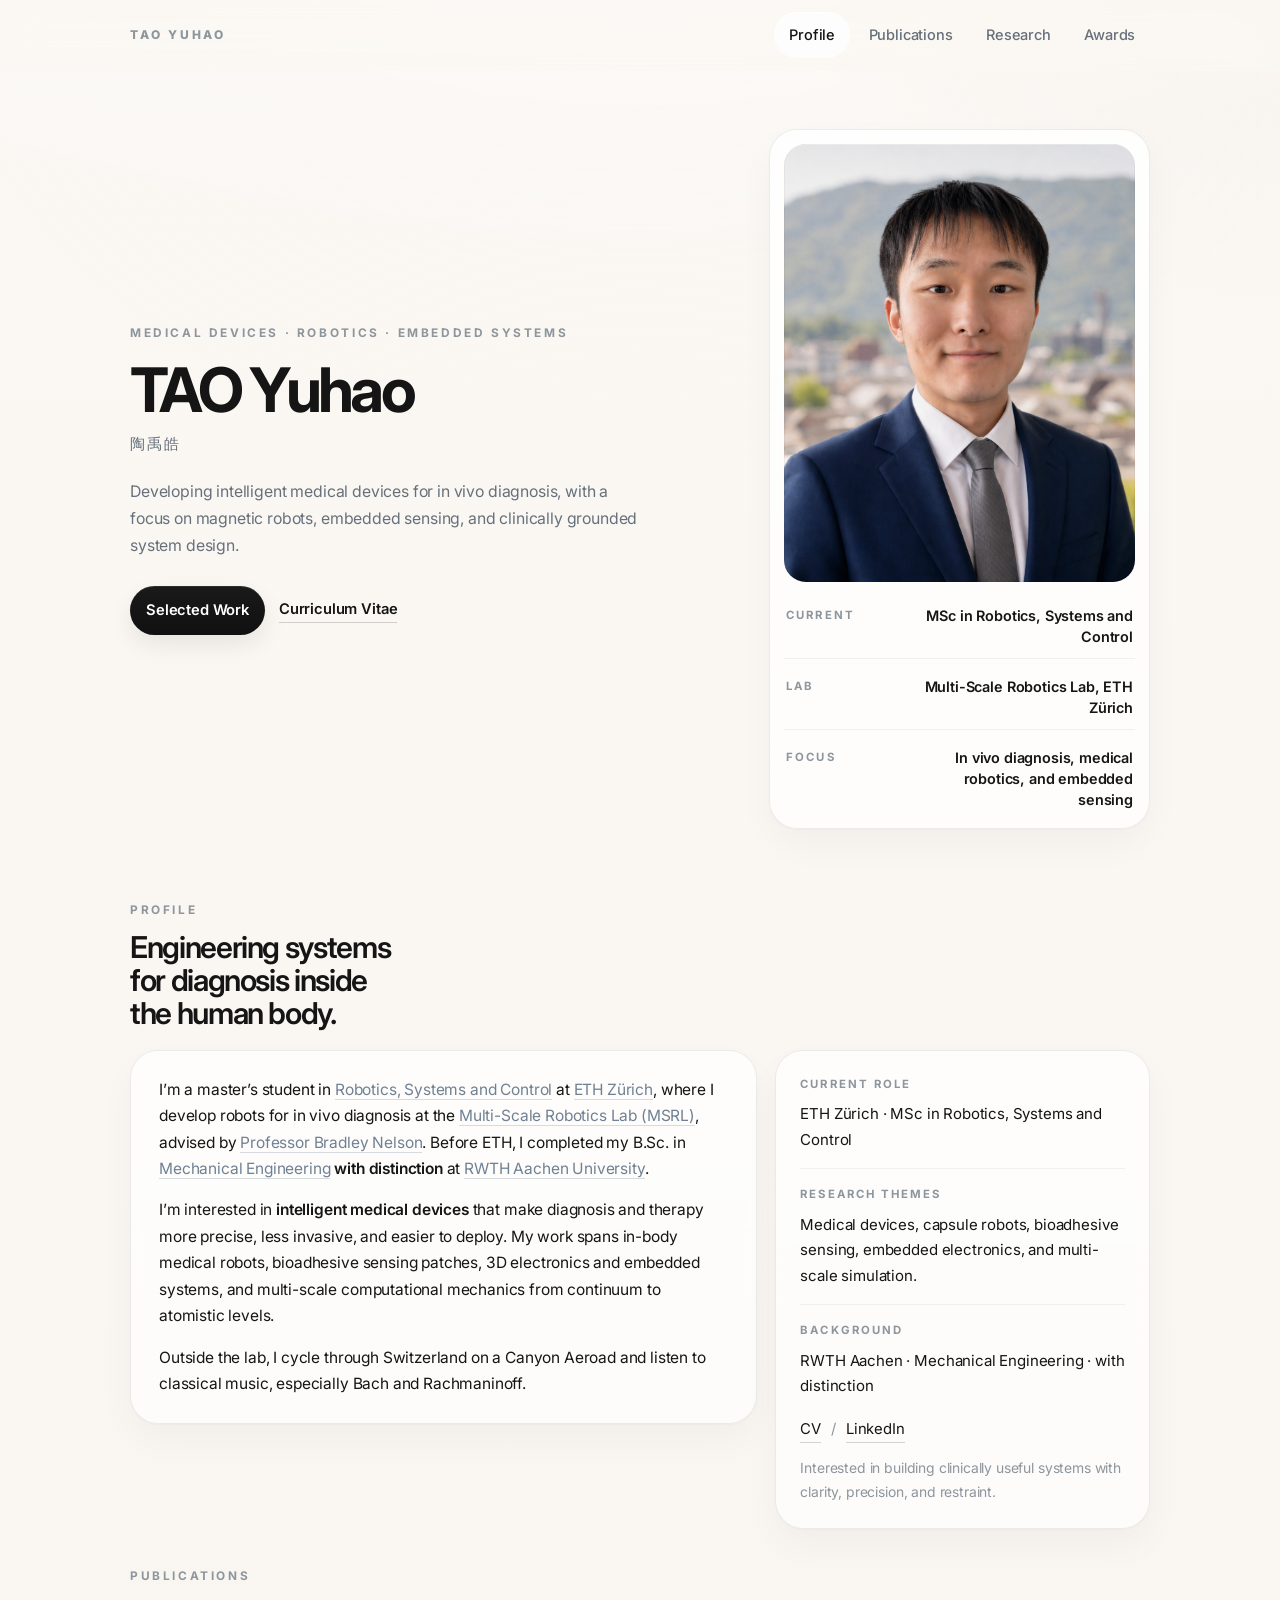
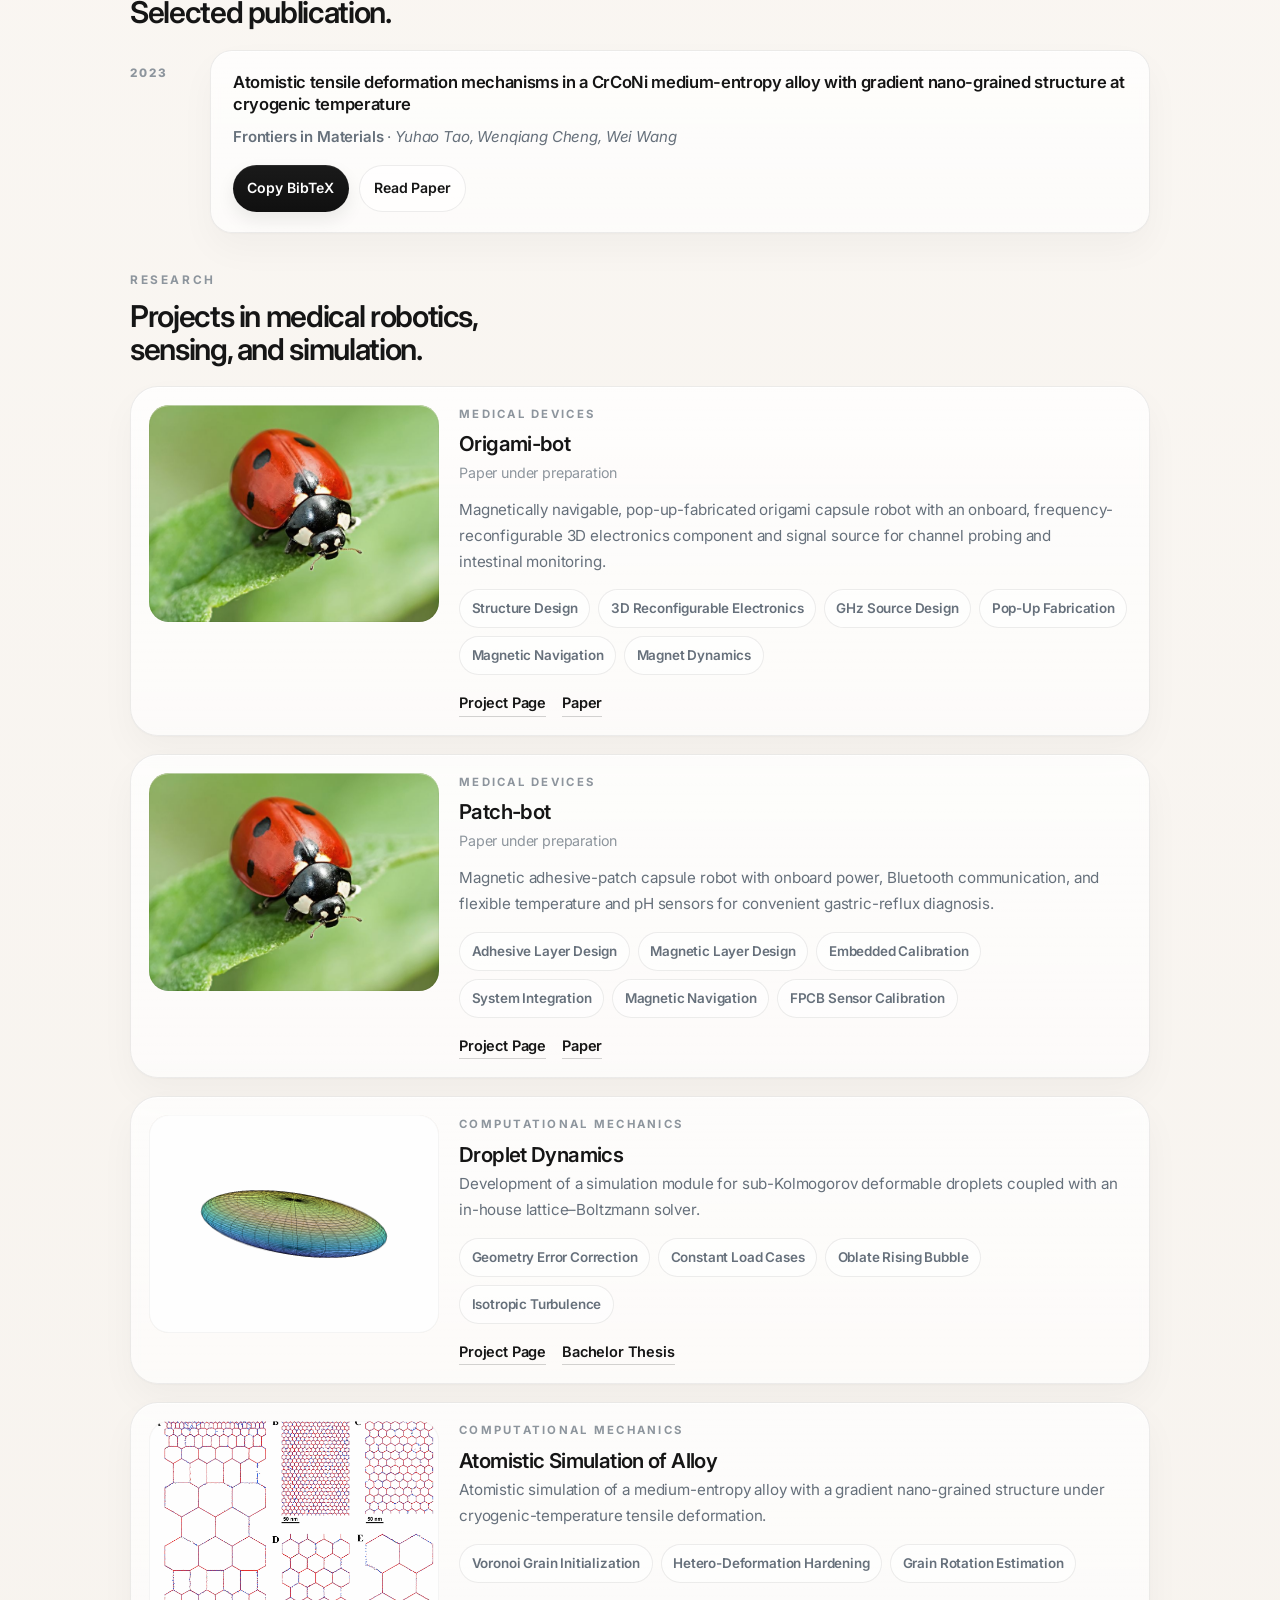
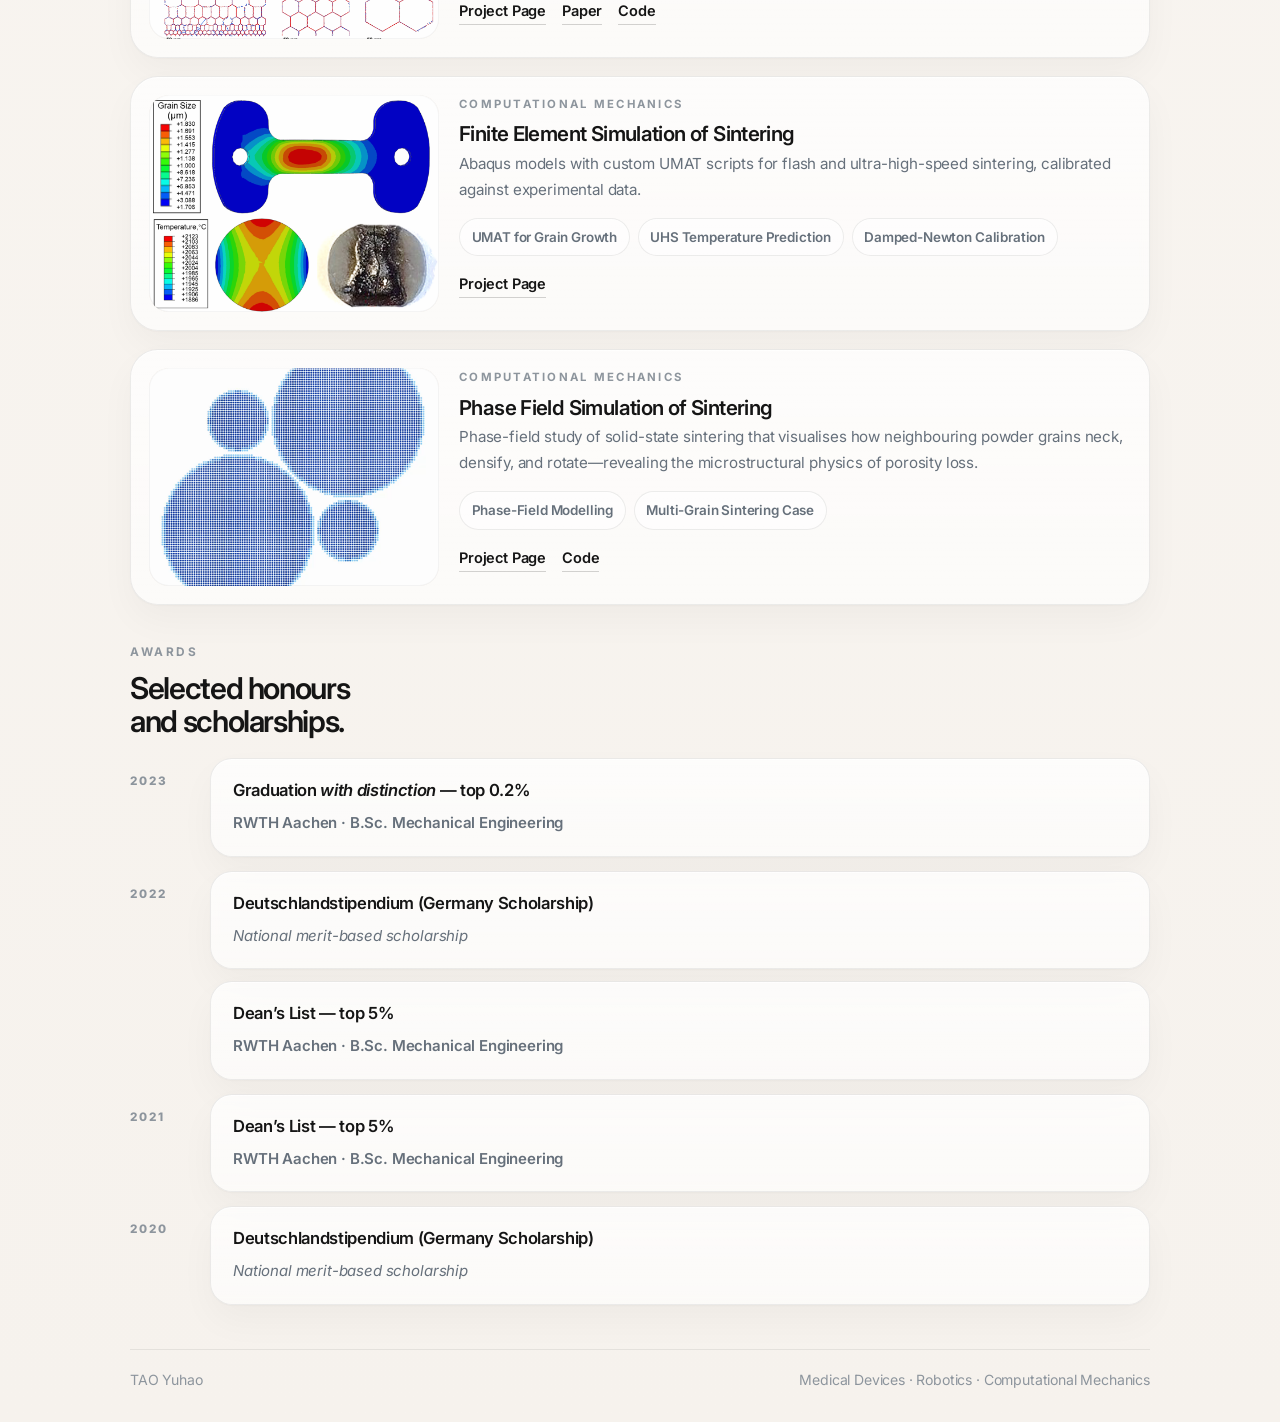
<file: index-20260331.html>
<!DOCTYPE html>
<html lang="en">
  <head>
    <meta charset="UTF-8" />
    <meta name="viewport" content="width=device-width, initial-scale=1" />
    <meta name="author" content="TAO Yuhao" />
    <meta
      name="description"
      content="TAO Yuhao — medical devices, robotics, embedded systems, and computational mechanics."
    />
    <title>TAO Yuhao</title>

    <link rel="shortcut icon" href="images/favicon/tau_icon.jpg" type="image/x-icon" />
    <link rel="preconnect" href="https://fonts.googleapis.com" />
    <link rel="preconnect" href="https://fonts.gstatic.com" crossorigin />
    <link
      href="https://fonts.googleapis.com/css2?family=Inter:wght@400;500;600;700;800&display=swap"
      rel="stylesheet"
    />

    <style>
      :root {
        --bg: #f6f2ed;
        --bg-top: #fbf8f4;

        --surface: linear-gradient(180deg, rgba(255, 255, 255, 0.76), rgba(255, 255, 255, 0.62));
        --surface-strong: linear-gradient(180deg, rgba(255, 255, 255, 0.84), rgba(255, 255, 255, 0.68));

        --text: #151515;
        --muted: #66707b;
        --muted-2: #8d959d;

        --line: rgba(17, 17, 17, 0.075);
        --line-soft: rgba(17, 17, 17, 0.05);
        --line-strong: rgba(17, 17, 17, 0.12);

        --accent: #6f8193;
        --accent-soft: rgba(111, 129, 147, 0.08);

        --shadow-soft:
          inset 0 1px 0 rgba(255, 255, 255, 0.75),
          0 1px 2px rgba(15, 23, 42, 0.03),
          0 16px 36px rgba(15, 23, 42, 0.035);

        --shadow-hover:
          inset 0 1px 0 rgba(255, 255, 255, 0.85),
          0 1px 2px rgba(15, 23, 42, 0.04),
          0 20px 46px rgba(15, 23, 42, 0.05);

        --radius-xl: 28px;
        --radius-lg: 22px;
        --radius-md: 16px;
        --radius-pill: 999px;
        --content: 1020px;
      }

      * {
        box-sizing: border-box;
      }

      html {
        scroll-behavior: smooth;
      }

      body {
        margin: 0;
        overflow-x: hidden;
        position: relative;
        font-family: "Inter", system-ui, -apple-system, BlinkMacSystemFont, "Segoe UI", "PingFang SC",
          "Hiragino Sans GB", "Microsoft YaHei", sans-serif;
        color: var(--text);
        line-height: 1.7;
        letter-spacing: -0.01em;
        -webkit-font-smoothing: antialiased;
        -moz-osx-font-smoothing: grayscale;
        text-rendering: optimizeLegibility;
        background:
          radial-gradient(1200px 700px at 12% -8%, rgba(166, 182, 196, 0.13), transparent 55%),
          radial-gradient(900px 560px at 100% 0%, rgba(225, 210, 193, 0.15), transparent 54%),
          linear-gradient(180deg, var(--bg-top) 0%, var(--bg) 100%);
      }

      body::before {
        content: "";
        position: fixed;
        inset: 0;
        pointer-events: none;
        background:
          linear-gradient(180deg, rgba(255, 255, 255, 0.18), rgba(255, 255, 255, 0) 28%),
          radial-gradient(1200px 800px at 50% 0%, rgba(255, 255, 255, 0.14), transparent 58%);
        z-index: 0;
      }

      ::selection {
        background: rgba(111, 129, 147, 0.18);
      }

      img,
      video {
        display: block;
        max-width: 100%;
      }

      a {
        color: inherit;
        text-decoration: none;
        transition:
          color 0.2s ease,
          background-color 0.2s ease,
          border-color 0.2s ease,
          box-shadow 0.2s ease,
          opacity 0.2s ease;
      }

      button {
        font: inherit;
      }

      p {
        margin: 0 0 0.95rem;
        text-wrap: pretty;
      }

      p:last-child {
        margin-bottom: 0;
      }

      strong {
        font-weight: 600;
      }

      .container {
        width: min(var(--content), calc(100% - 48px));
        margin: 0 auto;
        position: relative;
        z-index: 1;
      }

      section[id] {
        scroll-margin-top: 96px;
      }

      .site-header {
        position: sticky;
        top: 0;
        z-index: 100;
        border-bottom: 1px solid transparent;
        background: rgba(251, 248, 244, 0.68);
        backdrop-filter: blur(18px) saturate(120%);
        -webkit-backdrop-filter: blur(18px) saturate(120%);
        transition:
          background 0.2s ease,
          border-color 0.2s ease,
          box-shadow 0.2s ease;
      }

      .site-header.scrolled {
        background: rgba(251, 248, 244, 0.86);
        border-bottom-color: var(--line);
        box-shadow: 0 8px 22px rgba(17, 17, 17, 0.03);
      }

      .site-header-inner {
        display: flex;
        align-items: center;
        gap: 18px;
        min-height: 70px;
      }

      .brand {
        font-size: 0.75rem;
        font-weight: 800;
        letter-spacing: 0.23em;
        text-transform: uppercase;
        color: var(--muted-2);
        white-space: nowrap;
      }

      #top-nav {
        margin-left: auto;
      }

      #top-nav ul {
        display: flex;
        align-items: center;
        gap: 4px;
        list-style: none;
        padding: 0;
        margin: 0;
      }

      .nav-link {
        display: inline-flex;
        align-items: center;
        justify-content: center;
        padding: 0.64rem 0.92rem;
        border-radius: var(--radius-pill);
        color: var(--muted);
        font-size: 0.91rem;
        font-weight: 500;
      }

      .nav-link:hover,
      .nav-link.active {
        color: var(--text);
        background: rgba(255, 255, 255, 0.74);
        box-shadow: inset 0 1px 0 rgba(255, 255, 255, 0.78);
      }

      .menu-toggle {
        display: none;
        position: relative;
        margin-left: auto;
        width: 42px;
        height: 42px;
        padding: 0;
        border: 1px solid var(--line);
        border-radius: 50%;
        background: rgba(255, 255, 255, 0.74);
        align-items: center;
        justify-content: center;
        cursor: pointer;
      }

      .menu-toggle span {
        position: absolute;
        width: 18px;
        height: 2px;
        border-radius: 999px;
        background: var(--text);
        transition:
          transform 0.2s ease,
          opacity 0.2s ease;
      }

      .menu-toggle span:nth-child(1) {
        transform: translateY(-5px);
      }

      .menu-toggle span:nth-child(2) {
        transform: translateY(0);
      }

      .menu-toggle span:nth-child(3) {
        transform: translateY(5px);
      }

      .menu-toggle.active span:nth-child(1) {
        transform: translateY(0) rotate(45deg);
      }

      .menu-toggle.active span:nth-child(2) {
        opacity: 0;
      }

      .menu-toggle.active span:nth-child(3) {
        transform: translateY(0) rotate(-45deg);
      }

      .hero {
        padding: clamp(34px, 5vw, 58px) 0 34px;
      }

      .hero-inner {
        display: grid;
        grid-template-columns: minmax(0, 1.22fr) minmax(300px, 0.78fr);
        gap: clamp(24px, 4vw, 44px);
        align-items: center;
        min-height: calc(74svh - 108px);
      }

      .hero-copy {
        max-width: 620px;
      }

      .kicker {
        margin-bottom: 16px;
        font-size: 0.74rem;
        font-weight: 700;
        letter-spacing: 0.22em;
        text-transform: uppercase;
        color: var(--muted-2);
      }

      .hero-title {
        margin: 0;
        font-size: clamp(2.35rem, 4.8vw, 3.95rem);
        line-height: 1;
        letter-spacing: -0.06em;
        font-weight: 700;
        text-wrap: balance;
      }

      .hero-cn {
        margin-top: 10px;
        font-size: 0.96rem;
        letter-spacing: 0.14em;
        color: var(--muted);
      }

      .hero-lead {
        margin-top: 22px;
        max-width: 52ch;
        font-size: clamp(0.99rem, 1.12vw, 1.07rem);
        color: var(--muted);
      }

      .hero-actions {
        display: flex;
        flex-wrap: wrap;
        align-items: center;
        gap: 14px;
        margin-top: 26px;
      }

      .btn {
        display: inline-flex;
        align-items: center;
        justify-content: center;
        min-height: 42px;
        padding: 0.76rem 1rem;
        border-radius: var(--radius-pill);
        font-size: 0.92rem;
        font-weight: 600;
      }

      .btn-primary {
        color: #ffffff;
        background: linear-gradient(180deg, #1a1a1a, #101010);
        box-shadow:
          inset 0 1px 0 rgba(255, 255, 255, 0.08),
          0 10px 24px rgba(17, 17, 17, 0.08);
      }

      .btn-primary:hover {
        box-shadow:
          inset 0 1px 0 rgba(255, 255, 255, 0.12),
          0 14px 28px rgba(17, 17, 17, 0.11);
      }

      .hero-link {
        font-size: 0.92rem;
        font-weight: 600;
        color: var(--text);
        border-bottom: 1px solid rgba(17, 17, 17, 0.18);
      }

      .hero-link:hover {
        color: var(--accent);
        border-bottom-color: rgba(111, 129, 147, 0.34);
      }

      .hero-panel,
      .profile-copy,
      .profile-panel,
      .project-card,
      .paper-card,
      .award-card {
        background: var(--surface);
        border: 1px solid var(--line);
        box-shadow: var(--shadow-soft);
        backdrop-filter: blur(4px);
        -webkit-backdrop-filter: blur(4px);
      }

      .hero-panel:hover,
      .profile-copy:hover,
      .profile-panel:hover,
      .project-card:hover,
      .paper-card:hover,
      .award-card:hover {
        border-color: var(--line-strong);
        box-shadow: var(--shadow-hover);
      }

      .hero-panel {
        padding: 14px;
        border-radius: var(--radius-xl);
        background: var(--surface-strong);
      }

      .portrait-shell {
        position: relative;
        overflow: hidden;
        border-radius: 22px;
        aspect-ratio: 4 / 5;
        background: #e8e0d6;
      }

      .portrait-shell::after,
      .project-media::after {
        content: "";
        position: absolute;
        inset: 0;
        border-radius: inherit;
        pointer-events: none;
        box-shadow:
          inset 0 1px 0 rgba(255, 255, 255, 0.42),
          inset 0 0 0 1px rgba(17, 17, 17, 0.04);
      }

      .hero-portrait {
        width: 100%;
        height: 100%;
        object-fit: cover;
        filter: saturate(0.96) contrast(0.99);
      }

      .hero-meta {
        display: grid;
        gap: 8px;
        margin-top: 14px;
      }

      .meta-row {
        display: flex;
        align-items: flex-start;
        justify-content: space-between;
        gap: 14px;
        padding: 10px 2px;
        border-bottom: 1px solid var(--line-soft);
      }

      .meta-row:last-child {
        border-bottom: none;
        padding-bottom: 4px;
      }

      .meta-row span {
        font-size: 0.71rem;
        font-weight: 700;
        letter-spacing: 0.18em;
        text-transform: uppercase;
        color: var(--muted-2);
      }

      .meta-row strong {
        max-width: 220px;
        font-size: 0.9rem;
        line-height: 1.45;
        text-align: right;
        font-weight: 600;
      }

      .section {
        padding: 32px 0 0;
      }

      .section-head {
        margin-bottom: 20px;
      }

      .section-label {
        display: inline-block;
        margin-bottom: 10px;
        font-size: 0.74rem;
        font-weight: 700;
        letter-spacing: 0.22em;
        text-transform: uppercase;
        color: var(--muted-2);
      }

      .section-title {
        margin: 0;
        max-width: 19ch;
        font-size: clamp(1.6rem, 2.35vw, 2.18rem);
        line-height: 1.1;
        letter-spacing: -0.045em;
        font-weight: 600;
        text-wrap: balance;
      }

      .rich-text a,
      .paper-meta a,
      .award-meta a {
        color: var(--accent);
        border-bottom: 1px solid rgba(111, 129, 147, 0.28);
      }

      .rich-text a:hover,
      .paper-meta a:hover,
      .award-meta a:hover {
        color: var(--text);
        border-bottom-color: rgba(17, 17, 17, 0.24);
      }

      .profile-grid {
        display: grid;
        grid-template-columns: minmax(0, 1.34fr) minmax(280px, 0.8fr);
        gap: 18px;
        align-items: start;
      }

      .profile-copy {
        padding: 26px 28px;
        border-radius: var(--radius-xl);
      }

      .profile-copy p {
        color: var(--text);
        font-size: 0.97rem;
      }

      .profile-panel {
        position: sticky;
        top: 92px;
        padding: 24px;
        border-radius: var(--radius-xl);
      }

      .fact-block + .fact-block {
        margin-top: 16px;
        padding-top: 16px;
        border-top: 1px solid var(--line-soft);
      }

      .fact-label {
        margin-bottom: 7px;
        font-size: 0.71rem;
        font-weight: 700;
        letter-spacing: 0.18em;
        text-transform: uppercase;
        color: var(--muted-2);
      }

      .fact-value {
        font-size: 0.94rem;
        color: var(--text);
      }

      .contact-row {
        display: flex;
        flex-wrap: wrap;
        gap: 10px;
        align-items: center;
        margin-top: 18px;
        color: var(--muted);
        font-size: 0.93rem;
      }

      .contact-row .sep {
        color: var(--muted-2);
      }

      .contact-row a {
        color: var(--text);
        border-bottom: 1px solid rgba(17, 17, 17, 0.18);
      }

      .contact-row a:hover {
        color: var(--accent);
        border-bottom-color: rgba(111, 129, 147, 0.34);
      }

      .aside-note {
        margin-top: 14px;
        font-size: 0.87rem;
        color: var(--muted-2);
      }

      .timeline-list {
        list-style: none;
        padding: 0;
        margin: 0;
        display: grid;
        gap: 14px;
      }

      .timeline-item {
        display: grid;
        grid-template-columns: 64px minmax(0, 1fr);
        gap: 16px;
        align-items: start;
      }

      .timeline-year {
        padding-top: 14px;
        font-size: 0.73rem;
        font-weight: 800;
        letter-spacing: 0.18em;
        text-transform: uppercase;
        color: var(--muted-2);
      }

      .stack {
        display: grid;
        gap: 12px;
      }

      .paper-card,
      .award-card {
        padding: 20px 22px;
        border-radius: 22px;
      }

      .paper-title,
      .award-title {
        margin: 0 0 8px;
        font-size: 1.04rem;
        line-height: 1.38;
        letter-spacing: -0.02em;
        font-weight: 600;
      }

      .paper-title a:hover,
      .award-title a:hover {
        color: var(--accent);
      }

      .paper-meta,
      .award-meta {
        color: var(--muted);
        font-size: 0.94rem;
      }

      .paper-actions {
        display: flex;
        flex-wrap: wrap;
        gap: 10px;
        margin-top: 14px;
      }

      .bib-btn,
      .secondary-link {
        display: inline-flex;
        align-items: center;
        justify-content: center;
        min-height: 38px;
        padding: 0.64rem 0.9rem;
        border-radius: var(--radius-pill);
        font-size: 0.88rem;
        font-weight: 600;
      }

      .bib-btn {
        border: none;
        color: #ffffff;
        background: linear-gradient(180deg, #1a1a1a, #101010);
        cursor: pointer;
        box-shadow:
          inset 0 1px 0 rgba(255, 255, 255, 0.08),
          0 8px 18px rgba(17, 17, 17, 0.08);
      }

      .secondary-link {
        border: 1px solid var(--line);
        background: rgba(255, 255, 255, 0.62);
        color: var(--text);
      }

      .secondary-link:hover {
        background: rgba(255, 255, 255, 0.84);
      }

      .project-list {
        display: grid;
        gap: 18px;
      }

      .project-card {
        display: grid;
        grid-template-columns: minmax(238px, 290px) minmax(0, 1fr);
        gap: 20px;
        padding: 18px;
        border-radius: var(--radius-xl);
      }

      .project-media {
        position: relative;
        overflow: hidden;
        border-radius: 20px;
        aspect-ratio: 4 / 3;
        background: #e8e0d7;
      }

      .project-media img,
      .project-media video {
        width: 100%;
        height: 100%;
        object-fit: cover;
        filter: saturate(0.96) contrast(0.99);
      }

      .thumb {
        position: relative;
        width: 100%;
        height: 100%;
      }

      .thumb .cover,
      .thumb video {
        position: absolute;
        inset: 0;
        width: 100%;
        height: 100%;
        object-fit: cover;
      }

      .thumb video {
        opacity: 0;
        pointer-events: none;
        transition: opacity 0.2s ease;
      }

      .thumb.hovering video {
        opacity: 1;
      }

      .thumb.hovering .cover {
        opacity: 0;
      }

      .project-type {
        margin-bottom: 8px;
        font-size: 0.71rem;
        font-weight: 700;
        letter-spacing: 0.2em;
        text-transform: uppercase;
        color: var(--muted-2);
      }

      .project-title {
        margin: 0 0 4px;
        font-size: clamp(1.14rem, 1.6vw, 1.32rem);
        line-height: 1.2;
        letter-spacing: -0.03em;
        font-weight: 600;
      }

      .project-title a:hover {
        color: var(--accent);
      }

      .project-status {
        margin-bottom: 12px;
        color: var(--muted-2);
        font-size: 0.89rem;
      }

      .summary {
        margin-bottom: 15px;
        color: var(--muted);
        font-size: 0.95rem;
      }

      .highlights {
        display: flex;
        flex-wrap: wrap;
        gap: 8px;
        list-style: none;
        padding: 0;
        margin: 0 0 16px;
      }

      .highlights li {
        margin: 0;
      }

      .highlights a {
        display: inline-flex;
        align-items: center;
        min-height: 32px;
        padding: 0.44rem 0.72rem;
        border-radius: var(--radius-pill);
        background: rgba(255, 255, 255, 0.52);
        border: 1px solid var(--line);
        color: var(--muted);
        font-size: 0.84rem;
        font-weight: 600;
        box-shadow: inset 0 1px 0 rgba(255, 255, 255, 0.5);
      }

      .highlights a:hover {
        color: var(--text);
        background: rgba(255, 255, 255, 0.82);
        border-color: var(--line-strong);
      }

      .project-links {
        display: flex;
        flex-wrap: wrap;
        gap: 16px;
      }

      .text-link {
        color: var(--text);
        font-weight: 600;
        font-size: 0.91rem;
        border-bottom: 1px solid rgba(17, 17, 17, 0.18);
      }

      .text-link:hover {
        color: var(--accent);
        border-bottom-color: rgba(111, 129, 147, 0.32);
      }

      .footer {
        padding: 44px 0 30px;
      }

      .footer-inner {
        display: flex;
        align-items: center;
        justify-content: space-between;
        gap: 14px;
        padding-top: 18px;
        border-top: 1px solid var(--line);
        color: var(--muted-2);
        font-size: 0.88rem;
      }

      @media (max-width: 1024px) {
        .hero-inner,
        .profile-grid,
        .project-card {
          grid-template-columns: 1fr;
        }

        .hero-inner {
          min-height: auto;
        }

        .hero-panel {
          max-width: 500px;
        }

        .profile-panel {
          position: static;
        }
      }

      @media (max-width: 720px) {
        .container {
          width: min(var(--content), calc(100% - 32px));
        }

        .site-header-inner {
          min-height: 66px;
        }

        .menu-toggle {
          display: inline-flex;
        }

        #top-nav {
          position: fixed;
          top: 78px;
          left: 16px;
          right: 16px;
          margin-left: 0;
          padding: 12px;
          border: 1px solid var(--line);
          border-radius: 22px;
          background: rgba(251, 248, 244, 0.96);
          box-shadow: var(--shadow-soft);
          opacity: 0;
          visibility: hidden;
          transform: translateY(-8px);
          transition:
            opacity 0.2s ease,
            visibility 0.2s ease,
            transform 0.2s ease;
        }

        #top-nav.open {
          opacity: 1;
          visibility: visible;
          transform: translateY(0);
        }

        #top-nav ul {
          flex-direction: column;
          align-items: stretch;
        }

        .nav-link {
          justify-content: flex-start;
          min-height: 44px;
          padding-inline: 0.9rem;
        }

        .hero {
          padding-top: 28px;
        }

        .hero-title {
          font-size: clamp(2.1rem, 12vw, 3.1rem);
        }

        .section,
        .footer {
          padding-top: 28px;
        }

        .timeline-item {
          grid-template-columns: 1fr;
          gap: 8px;
        }

        .timeline-year {
          padding-top: 0;
        }

        .footer-inner {
          flex-direction: column;
          align-items: flex-start;
        }
      }

      @media (prefers-reduced-motion: reduce) {
        html {
          scroll-behavior: auto;
        }

        *,
        *::before,
        *::after {
          animation: none !important;
          transition: none !important;
        }
      }
    </style>
  </head>

  <body>
    <header id="site-header" class="site-header">
      <div class="container site-header-inner">
        <a class="brand" href="#top">TAO YUHAO</a>

        <button
          id="menu-toggle"
          class="menu-toggle"
          type="button"
          aria-label="Open menu"
          aria-controls="top-nav"
          aria-expanded="false"
        >
          <span></span><span></span><span></span>
        </button>

        <nav id="top-nav" aria-label="Primary">
          <ul>
            <li><a class="nav-link" href="#profile">Profile</a></li>
            <li><a class="nav-link" href="#publications">Publications</a></li>
            <li><a class="nav-link" href="#research">Research</a></li>
            <li><a class="nav-link" href="#awards">Awards</a></li>
          </ul>
        </nav>
      </div>
    </header>

    <main id="top">
      <section class="hero">
        <div class="container hero-inner">
          <div class="hero-copy">
            <div class="kicker">Medical Devices · Robotics · Embedded Systems</div>
            <h1 class="hero-title">TAO Yuhao</h1>
            <div class="hero-cn">陶禹皓</div>
            <p class="hero-lead">
              Developing intelligent medical devices for in vivo diagnosis, with a focus on magnetic
              robots, embedded sensing, and clinically grounded system design.
            </p>
            <div class="hero-actions">
              <a class="btn btn-primary" href="#research">Selected Work</a>
              <a class="hero-link" href="data/TAO Yuhao.pdf" target="_blank" rel="noopener">Curriculum Vitae</a>
            </div>
          </div>

          <aside class="hero-panel">
            <div class="portrait-shell">
              <img
                src="images/GPT-Yuhao-nature-light.png"
                alt="Portrait of Yuhao Tao"
                class="hero-portrait"
              />
            </div>
            <div class="hero-meta">
              <div class="meta-row">
                <span>Current</span>
                <strong>MSc in Robotics, Systems and Control</strong>
              </div>
              <div class="meta-row">
                <span>Lab</span>
                <strong>Multi-Scale Robotics Lab, ETH Zürich</strong>
              </div>
              <div class="meta-row">
                <span>Focus</span>
                <strong>In vivo diagnosis, medical robotics, and embedded sensing</strong>
              </div>
            </div>
          </aside>
        </div>
      </section>

      <section id="profile" class="section">
        <div class="container">
          <div class="section-head">
            <span class="section-label">Profile</span>
            <h2 class="section-title">Engineering systems for diagnosis inside the human body.</h2>
          </div>

          <div class="profile-grid">
            <div class="profile-copy rich-text">
              <p>
                I’m a master’s student in
                <a href="https://master-robotics.ethz.ch/" target="_blank" rel="noopener"
                  >Robotics, Systems and Control</a
                >
                at
                <a href="https://ethz.ch/en.html" target="_blank" rel="noopener">ETH Zürich</a>,
                where I develop robots for in vivo diagnosis at the
                <a href="https://msrl.ethz.ch/" target="_blank" rel="noopener"
                  >Multi-Scale Robotics Lab (MSRL)</a
                >,
                advised by
                <a
                  href="https://msrl.ethz.ch/the-lab/team/Brad_Nelson.html"
                  target="_blank"
                  rel="noopener"
                  >Professor Bradley Nelson</a
                >.
                Before ETH, I completed my B.Sc. in
                <a
                  href="https://www.rwth-aachen.de/cms/root/studium/vor-dem-studium/studiengaenge/liste-aktuelle-studiengaenge/studiengangbeschreibung/~bnev/maschinenbau-b-sc-/?lidx=1"
                  target="_blank"
                  rel="noopener"
                  >Mechanical Engineering</a
                >
                <strong>with distinction</strong> at
                <a href="https://www.rwth-aachen.de/cms/~a/root/?lidx=1" target="_blank" rel="noopener"
                  >RWTH Aachen University</a
                >.
              </p>

              <p>
                I’m interested in <strong>intelligent medical devices</strong> that make diagnosis and
                therapy more precise, less invasive, and easier to deploy. My work spans in-body
                medical robots, bioadhesive sensing patches, 3D electronics and embedded systems, and
                multi-scale computational mechanics from continuum to atomistic levels.
              </p>

              <p>
                Outside the lab, I cycle through Switzerland on a Canyon Aeroad and listen to
                classical music, especially Bach and Rachmaninoff.
              </p>
            </div>

            <aside class="profile-panel">
              <div class="fact-block">
                <div class="fact-label">Current role</div>
                <div class="fact-value">ETH Zürich · MSc in Robotics, Systems and Control</div>
              </div>

              <div class="fact-block">
                <div class="fact-label">Research themes</div>
                <div class="fact-value">
                  Medical devices, capsule robots, bioadhesive sensing, embedded electronics, and
                  multi-scale simulation.
                </div>
              </div>

              <div class="fact-block">
                <div class="fact-label">Background</div>
                <div class="fact-value">RWTH Aachen · Mechanical Engineering · with distinction</div>
              </div>

              <div class="contact-row">
                <a href="data/TAO Yuhao.pdf" target="_blank" rel="noopener">CV</a>
                <span class="sep">/</span>
                <a
                  href="https://www.linkedin.com/in/yuhao-tao-63b804210/"
                  target="_blank"
                  rel="noopener"
                  >LinkedIn</a
                >
                <!-- 如果你有 Google Scholar，就取消下面这行注释并填上链接 -->
                <!-- <span class="sep">/</span><a href="https://scholar.google.com/" target="_blank" rel="noopener">Scholar</a> -->
              </div>

              <div class="aside-note">
                Interested in building clinically useful systems with clarity, precision, and
                restraint.
              </div>
            </aside>
          </div>
        </div>
      </section>

      <section id="publications" class="section">
        <div class="container">
          <div class="section-head">
            <span class="section-label">Publications</span>
            <h2 class="section-title">Selected publication.</h2>
          </div>

          <ul class="timeline-list">
            <li class="timeline-item">
              <div class="timeline-year">2023</div>
              <div class="stack">
                <article class="paper-card">
                  <h3 class="paper-title">
                    <a
                      href="https://www.frontiersin.org/journals/materials/articles/10.3389/fmats.2022.1118952/full"
                      target="_blank"
                      rel="noopener"
                    >
                      Atomistic tensile deformation mechanisms in a CrCoNi medium-entropy alloy with
                      gradient nano-grained structure at cryogenic temperature
                    </a>
                  </h3>
                  <p class="paper-meta">
                    <strong>Frontiers in Materials</strong> · <em>Yuhao Tao, Wenqiang Cheng, Wei Wang</em>
                  </p>
                  <div class="paper-actions">
                    <button
                      class="bib-btn"
                      type="button"
                      data-bib='@article{tao2023mea, title={Atomistic tensile deformation mechanisms in a CrCoNi medium-entropy alloy with gradient nano-grained structure at cryogenic temperature}, author={Tao, Yuhao and Cheng, Wenqiang and Wang, Wei}, journal={Frontiers in Materials}, year={2023}, doi={10.3389/fmats.2022.1118952}}'
                    >
                      Copy BibTeX
                    </button>
                    <a
                      class="secondary-link"
                      href="https://www.frontiersin.org/journals/materials/articles/10.3389/fmats.2022.1118952/full"
                      target="_blank"
                      rel="noopener"
                      >Read Paper</a
                    >
                  </div>
                </article>
              </div>
            </li>
          </ul>
        </div>
      </section>

      <section id="research" class="section">
        <div class="container">
          <div class="section-head">
            <span class="section-label">Research</span>
            <h2 class="section-title">Projects in medical robotics, sensing, and simulation.</h2>
          </div>

          <div class="project-list">
            <article class="project-card">
              <div class="project-media">
                <img src="images/bug.jpg" alt="Origami-bot project cover" loading="lazy" />
              </div>
              <div class="project-body">
                <div class="project-type">Medical Devices</div>
                <h3 class="project-title">
                  <a href="https://er1koenig.github.io/origamibot/" target="_blank" rel="noopener"
                    >Origami-bot</a
                  >
                </h3>
                <div class="project-status">Paper under preparation</div>
                <p class="summary">
                  Magnetically navigable, pop-up-fabricated origami capsule robot with an onboard,
                  frequency-reconfigurable 3D electronics component and signal source for channel
                  probing and intestinal monitoring.
                </p>
                <ul class="highlights">
                  <li><a href="https://er1koenig.github.io/origamibot/" target="_blank" rel="noopener">Structure Design</a></li>
                  <li><a href="https://er1koenig.github.io/origamibot/" target="_blank" rel="noopener">3D Reconfigurable Electronics</a></li>
                  <li><a href="https://er1koenig.github.io/origamibot/" target="_blank" rel="noopener">GHz Source Design</a></li>
                  <li><a href="https://er1koenig.github.io/origamibot/" target="_blank" rel="noopener">Pop-Up Fabrication</a></li>
                  <li><a href="https://er1koenig.github.io/origamibot/" target="_blank" rel="noopener">Magnetic Navigation</a></li>
                  <li><a href="https://er1koenig.github.io/origamibot/" target="_blank" rel="noopener">Magnet Dynamics</a></li>
                </ul>
                <div class="project-links">
                  <a class="text-link" href="https://er1koenig.github.io/origamibot/" target="_blank" rel="noopener">Project Page</a>
                  <a class="text-link" href="https://er1koenig.github.io/origamibot/" target="_blank" rel="noopener">Paper</a>
                </div>
              </div>
            </article>

            <article class="project-card">
              <div class="project-media">
                <img src="images/bug.jpg" alt="Patch-bot project cover" loading="lazy" />
              </div>
              <div class="project-body">
                <div class="project-type">Medical Devices</div>
                <h3 class="project-title">
                  <a href="https://er1koenig.github.io/patchbot/" target="_blank" rel="noopener">Patch-bot</a>
                </h3>
                <div class="project-status">Paper under preparation</div>
                <p class="summary">
                  Magnetic adhesive-patch capsule robot with onboard power, Bluetooth communication,
                  and flexible temperature and pH sensors for convenient gastric-reflux diagnosis.
                </p>
                <ul class="highlights">
                  <li><a href="https://er1koenig.github.io/patchbot/" target="_blank" rel="noopener">Adhesive Layer Design</a></li>
                  <li><a href="https://er1koenig.github.io/patchbot/" target="_blank" rel="noopener">Magnetic Layer Design</a></li>
                  <li><a href="https://er1koenig.github.io/patchbot/" target="_blank" rel="noopener">Embedded Calibration</a></li>
                  <li><a href="https://er1koenig.github.io/patchbot/" target="_blank" rel="noopener">System Integration</a></li>
                  <li><a href="https://er1koenig.github.io/patchbot/" target="_blank" rel="noopener">Magnetic Navigation</a></li>
                  <li><a href="https://er1koenig.github.io/patchbot/" target="_blank" rel="noopener">FPCB Sensor Calibration</a></li>
                </ul>
                <div class="project-links">
                  <a class="text-link" href="https://er1koenig.github.io/patchbot/" target="_blank" rel="noopener">Project Page</a>
                  <a class="text-link" href="https://er1koenig.github.io/patchbot/" target="_blank" rel="noopener">Paper</a>
                </div>
              </div>
            </article>

            <article class="project-card">
              <div class="project-media">
                <div class="thumb" id="thumb-cfd">
                  <img src="images/cfd_cover.png" alt="Droplet Dynamics cover" class="cover" loading="lazy" />
                  <video id="video-cfd" muted loop preload="metadata" playsinline>
                    <source src="images/cfd_cover.mp4" type="video/mp4" />
                  </video>
                </div>
              </div>
              <div class="project-body">
                <div class="project-type">Computational Mechanics</div>
                <h3 class="project-title">
                  <a href="https://er1koenig.github.io/droplet-dynamics/" target="_blank" rel="noopener"
                    >Droplet Dynamics</a
                  >
                </h3>
                <p class="summary">
                  Development of a simulation module for sub-Kolmogorov deformable droplets coupled
                  with an in-house lattice–Boltzmann solver.
                </p>
                <ul class="highlights">
                  <li><a href="https://er1koenig.github.io/droplet-dynamics/#error-scheme" target="_blank" rel="noopener">Geometry Error Correction</a></li>
                  <li><a href="https://er1koenig.github.io/droplet-dynamics/" target="_blank" rel="noopener">Constant Load Cases</a></li>
                  <li><a href="https://er1koenig.github.io/droplet-dynamics/" target="_blank" rel="noopener">Oblate Rising Bubble</a></li>
                  <li><a href="https://er1koenig.github.io/droplet-dynamics/#bubble" target="_blank" rel="noopener">Isotropic Turbulence</a></li>
                </ul>
                <div class="project-links">
                  <a class="text-link" href="https://er1koenig.github.io/droplet-dynamics/" target="_blank" rel="noopener">Project Page</a>
                  <a class="text-link" href="data/bachelor_thesis.pdf" target="_blank" rel="noopener">Bachelor Thesis</a>
                </div>
              </div>
            </article>

            <article class="project-card">
              <div class="project-media">
                <div class="thumb" id="thumb-mdsim">
                  <img src="images/mdsim_cover.png" alt="Atomistic Simulation of Alloy cover" class="cover" loading="lazy" />
                  <video id="video-mdsim" muted loop preload="metadata" playsinline>
                    <source src="images/mdsim_tensile_small.mp4" type="video/mp4" />
                  </video>
                </div>
              </div>
              <div class="project-body">
                <div class="project-type">Computational Mechanics</div>
                <h3 class="project-title">
                  <a href="https://er1koenig.github.io/MD-sim/" target="_blank" rel="noopener"
                    >Atomistic Simulation of Alloy</a
                  >
                </h3>
                <p class="summary">
                  Atomistic simulation of a medium-entropy alloy with a gradient nano-grained structure
                  under cryogenic-temperature tensile deformation.
                </p>
                <ul class="highlights">
                  <li><a href="https://er1koenig.github.io/MD-sim/" target="_blank" rel="noopener">Voronoi Grain Initialization</a></li>
                  <li><a href="https://er1koenig.github.io/MD-sim/" target="_blank" rel="noopener">Hetero-Deformation Hardening</a></li>
                  <li><a href="https://er1koenig.github.io/MD-sim/#rotation" target="_blank" rel="noopener">Grain Rotation Estimation</a></li>
                </ul>
                <div class="project-links">
                  <a class="text-link" href="https://er1koenig.github.io/MD-sim/" target="_blank" rel="noopener">Project Page</a>
                  <a class="text-link" href="https://www.frontiersin.org/journals/materials/articles/10.3389/fmats.2022.1118952/full" target="_blank" rel="noopener">Paper</a>
                  <a class="text-link" href="https://github.com/Er1koenig/MD-sim/blob/main/Rotation_new.m" target="_blank" rel="noopener">Code</a>
                </div>
              </div>
            </article>

            <article class="project-card">
              <div class="project-media">
                <img src="images/fesim_cover.png" alt="Finite Element Simulation of Sintering cover" loading="lazy" />
              </div>
              <div class="project-body">
                <div class="project-type">Computational Mechanics</div>
                <h3 class="project-title">
                  <a href="https://er1koenig.github.io/FE-Sintering/" target="_blank" rel="noopener"
                    >Finite Element Simulation of Sintering</a
                  >
                </h3>
                <p class="summary">
                  Abaqus models with custom UMAT scripts for flash and ultra-high-speed sintering,
                  calibrated against experimental data.
                </p>
                <ul class="highlights">
                  <li><a href="https://er1koenig.github.io/FE-Sintering/" target="_blank" rel="noopener">UMAT for Grain Growth</a></li>
                  <li><a href="https://er1koenig.github.io/FE-Sintering/" target="_blank" rel="noopener">UHS Temperature Prediction</a></li>
                  <li><a href="https://er1koenig.github.io/FE-Sintering/" target="_blank" rel="noopener">Damped-Newton Calibration</a></li>
                </ul>
                <div class="project-links">
                  <a class="text-link" href="https://er1koenig.github.io/FE-Sintering/" target="_blank" rel="noopener">Project Page</a>
                </div>
              </div>
            </article>

            <article class="project-card">
              <div class="project-media">
                <div class="thumb" id="thumb-pf">
                  <img src="images/pfsim_cover.png" alt="Phase Field Simulation of Sintering cover" class="cover" loading="lazy" />
                  <video id="video-pf" muted loop preload="metadata" playsinline>
                    <source src="images/pfsim_cover.mp4" type="video/mp4" />
                  </video>
                </div>
              </div>
              <div class="project-body">
                <div class="project-type">Computational Mechanics</div>
                <h3 class="project-title">
                  <a href="https://er1koenig.github.io/PF-Sintering/" target="_blank" rel="noopener"
                    >Phase Field Simulation of Sintering</a
                  >
                </h3>
                <p class="summary">
                  Phase-field study of solid-state sintering that visualises how neighbouring powder
                  grains neck, densify, and rotate—revealing the microstructural physics of porosity
                  loss.
                </p>
                <ul class="highlights">
                  <li><a href="https://er1koenig.github.io/PF-Sintering/" target="_blank" rel="noopener">Phase-Field Modelling</a></li>
                  <li><a href="https://er1koenig.github.io/PF-Sintering/#demo" target="_blank" rel="noopener">Multi-Grain Sintering Case</a></li>
                </ul>
                <div class="project-links">
                  <a class="text-link" href="https://er1koenig.github.io/PF-Sintering/" target="_blank" rel="noopener">Project Page</a>
                  <a class="text-link" href="https://github.com/Er1koenig/PF-Sintering/blob/main/original_script" target="_blank" rel="noopener">Code</a>
                </div>
              </div>
            </article>
          </div>
        </div>
      </section>

      <section id="awards" class="section">
        <div class="container">
          <div class="section-head">
            <span class="section-label">Awards</span>
            <h2 class="section-title">Selected honours and scholarships.</h2>
          </div>

          <ul class="timeline-list">
            <li class="timeline-item">
              <div class="timeline-year">2023</div>
              <div class="stack">
                <article class="award-card">
                  <h3 class="award-title">
                    <a href="data/bsc-transcript.pdf" target="_blank" rel="noopener"
                      >Graduation <em>with distinction</em> — top 0.2%</a
                    >
                  </h3>
                  <p class="award-meta"><strong>RWTH Aachen · B.Sc. Mechanical Engineering</strong></p>
                </article>
              </div>
            </li>

            <li class="timeline-item">
              <div class="timeline-year">2022</div>
              <div class="stack">
                <article class="award-card">
                  <h3 class="award-title">
                    <a href="data/germany scholarship 2022_2023.pdf" target="_blank" rel="noopener"
                      >Deutschlandstipendium (Germany Scholarship)</a
                    >
                  </h3>
                  <p class="award-meta"><em>National merit-based scholarship</em></p>
                </article>

                <article class="award-card">
                  <h3 class="award-title">
                    <a href="data/dean's List 2020_2021.pdf" target="_blank" rel="noopener"
                      >Dean’s List — top 5%</a
                    >
                  </h3>
                  <p class="award-meta"><strong>RWTH Aachen · B.Sc. Mechanical Engineering</strong></p>
                </article>
              </div>
            </li>

            <li class="timeline-item">
              <div class="timeline-year">2021</div>
              <div class="stack">
                <article class="award-card">
                  <h3 class="award-title">
                    <a href="data/dean's list 2019_2020.pdf" target="_blank" rel="noopener"
                      >Dean’s List — top 5%</a
                    >
                  </h3>
                  <p class="award-meta"><strong>RWTH Aachen · B.Sc. Mechanical Engineering</strong></p>
                </article>
              </div>
            </li>

            <li class="timeline-item">
              <div class="timeline-year">2020</div>
              <div class="stack">
                <article class="award-card">
                  <h3 class="award-title">
                    <a href="data/germany scholarship 2020_2021.pdf" target="_blank" rel="noopener"
                      >Deutschlandstipendium (Germany Scholarship)</a
                    >
                  </h3>
                  <p class="award-meta"><em>National merit-based scholarship</em></p>
                </article>
              </div>
            </li>
          </ul>
        </div>
      </section>
    </main>

    <footer class="footer">
      <div class="container footer-inner">
        <div>TAO Yuhao</div>
        <div>Medical Devices · Robotics · Computational Mechanics</div>
      </div>
    </footer>

    <script>
      const header = document.getElementById("site-header");
      const nav = document.getElementById("top-nav");
      const menuToggle = document.getElementById("menu-toggle");
      const navLinks = Array.from(document.querySelectorAll("#top-nav .nav-link"));
      const sections = navLinks
        .map((link) => document.querySelector(link.getAttribute("href")))
        .filter(Boolean);

      const syncHeader = () => {
        header.classList.toggle("scrolled", window.scrollY > 8);
      };

      const syncActiveLink = () => {
        const position = window.scrollY + 120;
        let currentId = sections[0]?.id || "";
        sections.forEach((section) => {
          if (position >= section.offsetTop) currentId = section.id;
        });
        navLinks.forEach((link) => {
          link.classList.toggle("active", link.getAttribute("href") === `#${currentId}`);
        });
      };

      const closeMenu = () => {
        nav.classList.remove("open");
        menuToggle.classList.remove("active");
        menuToggle.setAttribute("aria-expanded", "false");
      };

      if (menuToggle) {
        menuToggle.addEventListener("click", (event) => {
          event.stopPropagation();
          const isOpen = nav.classList.toggle("open");
          menuToggle.classList.toggle("active", isOpen);
          menuToggle.setAttribute("aria-expanded", String(isOpen));
        });
      }

      document.addEventListener("click", (event) => {
        if (window.innerWidth > 720) return;
        if (!nav.contains(event.target) && !menuToggle.contains(event.target)) {
          closeMenu();
        }
      });

      navLinks.forEach((link) => {
        link.addEventListener("click", closeMenu);
      });

      window.addEventListener("resize", () => {
        if (window.innerWidth > 720) closeMenu();
      });

      window.addEventListener("scroll", () => {
        syncHeader();
        syncActiveLink();
      });

      syncHeader();
      syncActiveLink();

      const canHoverVideo = window.matchMedia("(hover: hover) and (pointer: fine)").matches;
      if (canHoverVideo) {
        document.querySelectorAll(".thumb").forEach((thumb) => {
          const video = thumb.querySelector("video");
          if (!video) return;

          thumb.addEventListener("mouseenter", () => {
            thumb.classList.add("hovering");
            video.currentTime = 0;
            video.play().catch(() => {});
          });

          thumb.addEventListener("mouseleave", () => {
            thumb.classList.remove("hovering");
            video.pause();
            video.currentTime = 0;
          });
        });
      }

      document.querySelectorAll(".bib-btn").forEach((button) => {
        button.addEventListener("click", async () => {
          const raw = button.dataset.bib || "";
          const text = raw.replace(/\s+/g, " ").trim();
          const original = button.textContent;

          try {
            await navigator.clipboard.writeText(text);
          } catch (error) {
            const textarea = document.createElement("textarea");
            textarea.value = text;
            document.body.appendChild(textarea);
            textarea.select();
            document.execCommand("copy");
            document.body.removeChild(textarea);
          }

          button.textContent = "Copied";
          setTimeout(() => {
            button.textContent = original;
          }, 1400);
        });
      });
    </script>
  </body>
</html>
</file>
